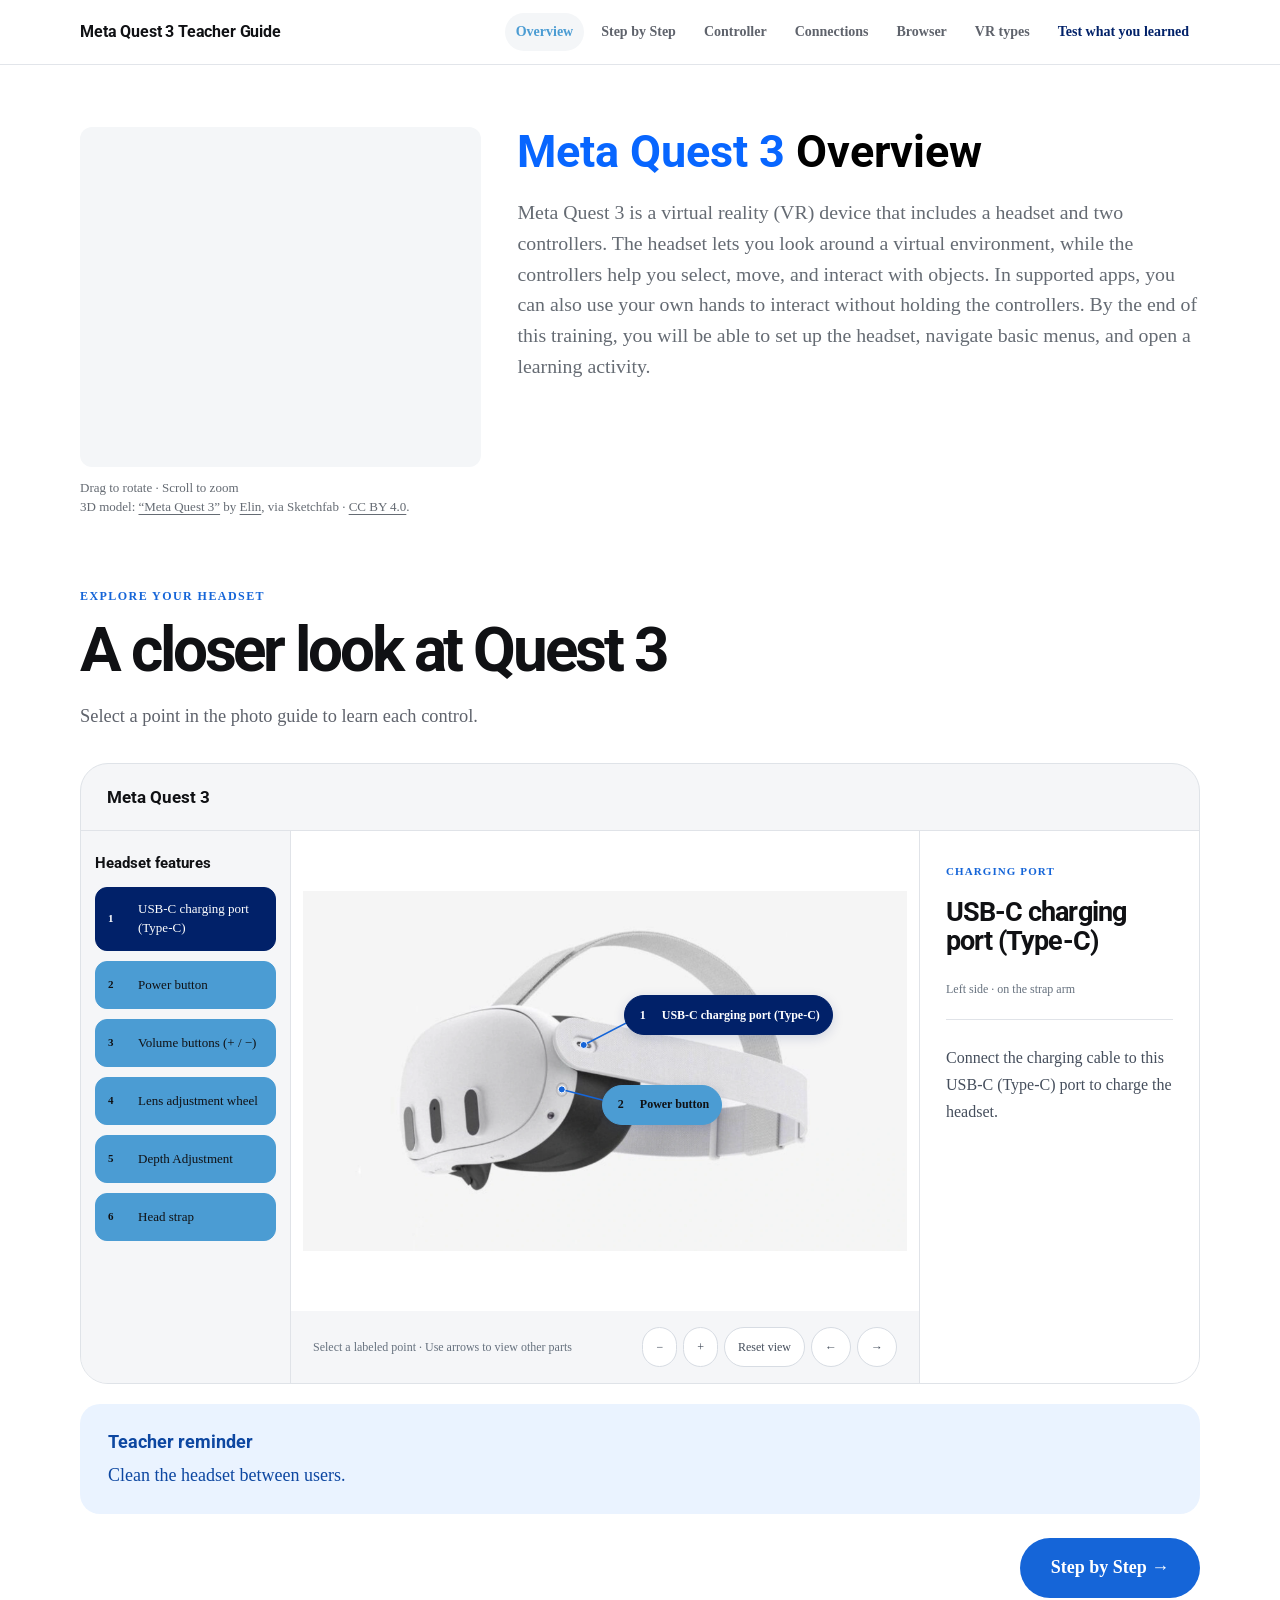
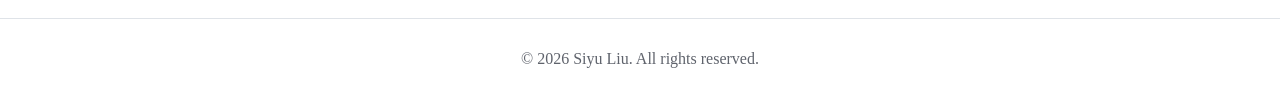
<file: index.html>
<!doctype html>
<html lang="en">
<head>
  <meta charset="utf-8">
  <meta name="viewport" content="width=device-width, initial-scale=1">
  <meta name="description" content="A simple guide for elementary teachers who are learning to use Meta Quest 3.">
  <title>Meta Quest 3 for Teachers | Overview</title>
  <link rel="stylesheet" href="style.css">
<style>
.quest-hero{position:relative;min-height:620px;height:100svh;max-height:1200px;overflow:hidden;background:radial-gradient(ellipse at 70% 45%,#fff 0%,#f5f5f7 68%)}.product{position:absolute;inset:0 0 9% 24%}.quest-stage{height:100%;width:100%;touch-action:pan-y;cursor:grab}.quest-stage:active{cursor:grabbing}.quest-stage canvas{display:block;width:100%;height:100%}.quest-hero-title{position:absolute;left:6.5%;bottom:7.5%;margin:0;pointer-events:none;max-width:88%;z-index:2}.meta-logo{display:block;width:110px;height:65px;margin-bottom:18px;color:#0866ff}.quest-hero-title h1{font-size:clamp(38px,5.1vw,86px);font-weight:600;line-height:1.06;letter-spacing:-.055em;margin:0}.product-controls{position:absolute;right:6%;bottom:5%;display:flex;align-items:center;flex-wrap:wrap;gap:10px;z-index:3}.product-controls button{font:inherit;font-size:13px;color:#42474d;border:1px solid #cdd1d7;background:#ffffffba;border-radius:999px;padding:11px 16px;cursor:pointer}.product-controls button:hover{background:#fff;border-color:#737b85}.product-controls button:focus-visible,input:focus-visible{outline:3px solid #0866ff;outline-offset:4px}.product-controls label{font-size:12px;display:flex;align-items:center;gap:6px}.product-controls input{width:80px;accent-color:#0866ff}.interaction-hint{position:absolute;right:6%;top:6%;font-size:12px;color:#656b73;letter-spacing:.01em}.intro{background:#fff;padding:62px 8% 72px}.intro-inner{max-width:1250px;margin:auto;display:grid;grid-template-columns:1fr 2.6fr;gap:50px}.intro h2{font-size:18px;line-height:1.4;font-weight:500;margin:9px 0 0}.intro p{margin:0;font-size:clamp(26px,3.4vw,51px);line-height:1.22;letter-spacing:-.035em;font-weight:500}.intro .closing{display:block;color:#7a7f87;margin-top:30px}.sr-only{position:absolute;width:1px;height:1px;padding:0;margin:-1px;overflow:hidden;clip:rect(0,0,0,0);white-space:nowrap;border:0}
@media(max-width:850px){.quest-hero{min-height:680px;max-height:950px}.product{inset:2% -8% 23% 0}.quest-hero-title{bottom:16%;left:7%}.meta-logo{width:80px;height:44px;margin-bottom:12px}.product-controls{right:auto;left:7%;bottom:5%;gap:7px}.interaction-hint{top:4%;right:7%}.intro{padding:46px 7% 55px}.intro-inner{grid-template-columns:1fr;gap:24px}.intro p br{display:none}.intro p{line-height:1.3}}
@media(prefers-reduced-motion:reduce){*{scroll-behavior:auto}}

.quest-hero{display:block;place-items:normal;padding:0;height:calc(100svh - 65px)}.quest-hero-title h1{max-width:none}.meta-logo{fill:currentColor}.intro h2{color:#656b73}.product-controls{line-height:1.2}.quest-stage{touch-action:none}.quest-stage canvas{outline:none}.model-fallback{position:absolute;inset:38% 10% auto;text-align:center;color:#5f636c;font-size:16px}.model-fallback[hidden]{display:none}


/* Keep controls clear of the large bottom-left headline. */
@media(min-width:851px){.product-controls{top:5%;bottom:auto}.interaction-hint{top:auto;bottom:5%}}
@media(max-width:850px){.product-controls{top:auto}.interaction-hint{font-size:11px}.quest-hero{min-height:740px}.quest-hero-title{bottom:19%}}
.intro h2{color:#000;font-weight:700;font-size:24px;line-height:1.3}
.intro .intro-copy p{color:#656b73;font-size:clamp(18px,1.55vw,22px);font-weight:400;line-height:1.65;letter-spacing:normal;text-align:justify;text-justify:inter-word}
.intro .intro-copy p+p{margin-top:24px}
.intro{padding-bottom:34px}
.intro h2{font-size:clamp(36px,5vw,62px);line-height:1.05;letter-spacing:-.05em;margin:0}
.hx{padding-top:36px}
@media(max-width:850px){.intro{padding-bottom:26px}.hx{padding-top:26px}}

/* Headset explorer is scoped to this section. */
.hx{padding-top:70px;background:#fff}.hx .section-heading{max-width:850px;margin-bottom:32px}.hx .section-heading h2{font-size:clamp(36px,5vw,62px);letter-spacing:-.05em}.hx .eyebrow{font-size:12px;color:#1565d8;margin-bottom:12px}.hx-shell{border:1px solid #dfe3e8;border-radius:28px;overflow:hidden;background:#f5f6f8}.hx-topbar{display:flex;align-items:center;justify-content:space-between;padding:20px 26px;border-bottom:1px solid #e0e3e8;gap:14px;flex-wrap:wrap}.hx-topbar strong{font-size:17px}.hx-views{display:flex;flex-wrap:wrap;gap:5px}.hx button{font:inherit;cursor:pointer}.hx-views button,.hx-tools button{font-size:12px;border:1px solid #d7dce3;background:#fff;color:#454e5c;border-radius:30px;padding:9px 13px;min-height:40px}.hx button[aria-pressed=true]{background:#1565d8;color:white;border-color:#1565d8}.hx button:focus-visible{outline:3px solid #1565d8;outline-offset:4px}.hx-layout{display:grid;grid-template-columns:minmax(0,1fr) 310px}.hx-model{position:relative;min-width:0}.hx-stage{height:480px;position:relative;touch-action:pan-y;cursor:grab;background:radial-gradient(ellipse at 50% 42%,#fff,#eef0f4)}.hx-stage canvas{width:100%;height:100%;display:block}.hx-stage:active{cursor:grabbing}.hx-overlay{position:absolute;inset:0;pointer-events:none;overflow:hidden}.hx-hotspot{position:absolute;width:44px;height:44px;border:0;background:transparent;border-radius:50%;transform:translate(-50%,-50%);pointer-events:auto;padding:5px;color:#1565d8;z-index:2}.hx-hotspot span{display:grid;place-items:center;width:34px;height:34px;background:#fff;border:2px solid #1565d8;border-radius:50%;font-size:12px;font-weight:750;box-shadow:0 2px 8px #1e47862a}.hx-hotspot[aria-pressed=true]{background:transparent!important}.hx-hotspot[aria-pressed=true] span{background:#1565d8;color:#fff;box-shadow:0 0 0 6px #1565d81f}.hx-lines{position:absolute;width:100%;height:100%;overflow:visible}.hx-lines line{stroke:#1565d8;stroke-width:1.5}.hx-tools{padding:16px 22px;display:flex;align-items:center;justify-content:space-between;gap:12px;flex-wrap:wrap}.hx-tools p{font-size:12px;color:#66717e;margin:0}.hx-tools div{display:flex;gap:6px}.hx-detail{background:#fff;padding:32px 26px;display:flex;flex-direction:column;border-left:1px solid #e0e3e8}.hx-tag{font-size:11px;letter-spacing:.1em;color:#1565d8;text-transform:uppercase;font-weight:750}.hx-detail h3{font-size:29px;margin:18px 0 12px}.hx-location{font-size:12px;color:#66717e;padding-bottom:20px;border-bottom:1px solid #e0e3e8}.hx-description{font-size:16px;line-height:1.7;color:#454e5c;margin:12px 0 28px}.hx-count{margin-top:auto;font-size:12px;color:#66717e}.hx-list{display:grid;grid-template-columns:repeat(3,minmax(0,1fr));gap:8px;margin-top:20px}.hx-list button{text-align:left;display:flex;align-items:center;gap:10px;padding:12px;border:1px solid #e0e3e8;border-radius:12px;background:white;font-size:13px;min-height:48px;color:#454e5c}.hx-list button span{font-size:11px;font-weight:700;color:#1565d8;min-width:20px}.hx-list button[aria-pressed=true] span{color:white}.hx-note{font-size:12px!important;color:#66717e;margin:16px 0 0}.hx-fallback{position:absolute;inset:18% 10%;font-size:16px;text-align:center;color:#454e5c;padding:36px 0}.hx [hidden]{display:none!important}.hx button:disabled{opacity:.45;cursor:default}
@media(max-width:800px){.hx-layout{grid-template-columns:1fr}.hx-detail{border-left:0;border-top:1px solid #e0e3e8;padding:24px;min-height:290px}.hx-stage{height:400px}.hx-list{grid-template-columns:repeat(2,minmax(0,1fr))}.hx-topbar{padding:18px}.hx-detail h3{font-size:26px}.hx-description{margin-bottom:10px}.hx-count{margin-top:12px}}
@media(max-width:420px){.hx-stage{height:340px}.hx-list button{font-size:12px;padding:10px;gap:5px}.hx-views button{padding:8px 10px}.hx-topbar{gap:10px}.hx-tools{padding:14px}.hx-shell{border-radius:20px}}


.hx-stage{overflow:hidden;height:480px;background:#fff;cursor:default;touch-action:pan-y}.hx-stage:active{cursor:default}.hx-photo{position:absolute;max-width:none;user-select:none;pointer-events:none}.hx-views{padding:15px 18px;border-bottom:1px solid #e3e7ec;background:#fafbfc}.hx-views button{padding:7px 10px;min-height:36px}.hx-mode{display:flex;gap:6px}.hx-mode button,.hx-return{border:1px solid #d7dce3;background:#fff;border-radius:24px;padding:10px 17px;font-size:13px;color:#454e5c}.hx-hotspot span{width:32px;height:32px;background:#fff}.hx-lines circle{fill:#1565d8;stroke:white;stroke-width:1}.hx-detail{min-width:0}.hx-detail h3{font-size:27px}.hx-sketchfab iframe{width:100%;height:500px;border:0;display:block;background:#f4f6f8}.hx-embed-status{padding:0 20px;font-size:13px;color:#66717e}.hx-return{margin:0 20px 20px}.hx-image-error{position:absolute;inset:30% 10%;text-align:center;background:white;padding:20px;color:#66717e}.hx-note a{text-underline-offset:3px}.hx[data-mode=model] .hx-views,.hx[data-mode=model] .hx-stage,.hx[data-mode=model] .hx-tools{display:none}.hx-stage:focus-visible{outline:3px solid #1565d8;outline-offset:-4px}
@media(max-width:800px){.hx-stage{height:410px}.hx-sketchfab iframe{height:440px}.hx-mode button{padding:9px 12px}.hx-topbar{gap:12px}.hx-detail{min-height:260px}}
@media(max-width:420px){.hx-stage{height:340px}.hx-sketchfab iframe{height:360px}.hx-list button{min-height:55px}.hx-views{padding:12px;gap:5px}.hx-views button{font-size:11px}.hx-detail h3{font-size:25px}}


/* Compact branding for the opening feature. */
.quest-hero-title .meta-logo{width:64px;height:40px;margin-bottom:10px}
.quest-hero-title h1{font-size:clamp(28px,3.5vw,56px)}
@media(max-width:850px){.quest-hero-title .meta-logo{width:48px;height:30px}.quest-hero-title h1{font-size:clamp(28px,6vw,40px)}}

.hx{padding-top:36px}@media(max-width:850px){.hx{padding-top:26px}}

/* Numbered part buttons: Carolina Blue by default, Duke Blue when selected. */
.hx .hx-list button{background:#4B9CD3;border-color:#4B9CD3;color:#101114;transition:background-color .18s ease,border-color .18s ease,box-shadow .18s ease,transform .18s ease}
.hx .hx-list button span{color:inherit}
.hx .hx-list button:hover{box-shadow:0 4px 12px #01216926;transform:translateY(-2px)}
.hx .hx-list button[aria-pressed=true]{background:#012169;border-color:#012169;color:#fff}
.hx .hx-list button:focus-visible{outline:3px solid #012169;outline-offset:3px}
@media(prefers-reduced-motion:reduce){.hx .hx-list button{transition:none}.hx .hx-list button:hover{transform:none}}

/* Align the introduction with the navigation and headset explorer. */
.intro{padding-left:18px;padding-right:18px}
.intro-inner{width:min(100%,var(--content));max-width:var(--content);grid-template-columns:max-content minmax(0,1fr);align-items:start}
.intro h2{font-size:clamp(28px,4.3vw,62px)}
.intro h2 span{display:block;white-space:nowrap}
.intro-product-name{color:#0866FF}
.intro-section-name{color:#000}
#headset-explorer{padding-left:18px;padding-right:18px}
@media(max-width:850px){.intro-inner{grid-template-columns:minmax(0,1fr)}.intro h2{font-size:clamp(28px,7.5vw,54px)}}

/* Names travel with the numbered image hotspots. */
.hx .hx-hotspot{width:max-content;max-width:calc(100% - 16px);height:auto;min-height:40px;display:flex;align-items:center;gap:8px;padding:7px 12px 7px 7px;transform:none;border:1px solid #4B9CD3;border-radius:22px;background:#4B9CD3;color:#101114;text-align:left;box-shadow:0 3px 12px #01216926;transition:background-color .18s ease}
.hx .hx-hotspot span{width:auto;height:auto;display:block;background:none;border:0;border-radius:0;box-shadow:none;color:inherit;font-size:12px}
.hx .hx-hotspot .hx-hotspot-number{min-width:22px;text-align:center;font-weight:750}
.hx .hx-hotspot .hx-hotspot-name{font-weight:600;line-height:1.35;max-width:210px}
.hx .hx-hotspot[aria-pressed=true]{background:#012169!important;border-color:#012169;color:#fff}
.hx .hx-hotspot[aria-pressed=true] span{background:none;box-shadow:none;color:inherit}
.hx .hx-hotspot:hover{box-shadow:0 4px 16px #01216955}
@media(max-width:420px){.hx .hx-hotspot .hx-hotspot-name{max-width:150px;font-size:11px}}
@media(prefers-reduced-motion:reduce){.hx .hx-hotspot{transition:none}}
/* Keep feature navigation beside the photograph without covering it. */
.hx-layout{grid-template-columns:210px minmax(0,1fr) 280px}
.hx-sidebar{padding:24px 14px;background:#f5f6f8;border-right:1px solid #e0e3e8;min-width:0}
.hx-sidebar h3{font-size:15px;letter-spacing:normal;margin:0 0 16px}
.hx-sidebar .hx-list{grid-template-columns:1fr;margin:0;gap:10px}
.hx-sidebar .hx-list button{width:100%;line-height:1.45}
@media(min-width:651px) and (max-width:1100px){
 .hx-layout{grid-template-columns:190px minmax(0,1fr)}
 .hx-sidebar{grid-row:1 / 3}
 .hx-detail{grid-column:2;border-left:0;border-top:1px solid #e0e3e8;min-height:0}
}
@media(max-width:650px){
 .hx-layout{grid-template-columns:minmax(0,1fr)}
 .hx-sidebar{border-right:0;border-bottom:1px solid #e0e3e8;padding:18px}
 .hx-sidebar .hx-list{grid-template-columns:repeat(2,minmax(0,1fr))}
 .hx-detail{border-left:0;border-top:1px solid #e0e3e8}
}
.hx .teacher-reminder{margin-top:20px}
/* Overview: model on the left, heading and introduction on the right. */
.intro-inner{grid-template-columns:minmax(0,1fr) minmax(0,1.7fr);gap:36px;align-items:start}
.intro-model{margin:0;min-width:0}
.intro-model iframe{display:block;width:100%;height:340px;border:0;border-radius:12px;background:#f4f6f8}
.intro-model figcaption{margin-top:12px;font-size:13px;line-height:1.45;color:#656b73;letter-spacing:normal}
.intro-model figcaption a{text-underline-offset:3px}
.intro .intro-copy h2{font-size:clamp(32px,3.5vw,48px);line-height:1.12;letter-spacing:normal;margin:0 0 20px}
.intro .intro-copy h2 span{display:inline;white-space:normal}
.intro-section-name::before{content:" "}
.intro .intro-copy p{text-align:left;line-height:1.55}
@media(max-width:750px){.intro-inner{grid-template-columns:minmax(0,1fr);gap:28px}.intro-model iframe{height:320px}.intro .intro-copy h2{font-size:36px}}
</style>
</head>
<body>
  <a class="skip-link" href="#main">Skip to main content</a>
  <header class="site-header">
    <div class="nav-wrap">
      <a class="brand" href="index.html">Meta Quest 3 Teacher Guide</a>
      <nav class="site-nav" aria-label="Course pages">
        <a href="index.html" aria-current="page"> Overview</a>
        <a href="step-by-step.html"> Step by Step</a>
        <a href="controller.html"> Controller</a>
        <a href="internet.html"> Connections</a>
        <a href="browser.html"> Browser</a>
        <a href="vr-types.html"> VR types</a>
        <a href="quiz.html"> Test what you learned</a>
      </nav>
    </div>
  </header>

  <main id="main">

<section class="intro" aria-labelledby="intro-heading"><div class="intro-inner">
<figure class="intro-model">
<iframe src="https://sketchfab.com/models/65a813833dc04eeeb7d33bdca58c184c/embed?autostart=1&amp;dnt=1" title="Meta Quest 3 by Elin — interactive 3D model" allow="autoplay; fullscreen; xr-spatial-tracking" allowfullscreen></iframe>
<figcaption>Drag to rotate · Scroll to zoom<br>3D model: <a href="https://sketchfab.com/3d-models/meta-quest-3-65a813833dc04eeeb7d33bdca58c184c" target="_blank" rel="noopener noreferrer">“Meta Quest 3”</a> by <a href="https://sketchfab.com/ElinHohler" target="_blank" rel="noopener noreferrer">Elin</a>, via Sketchfab · <a href="https://creativecommons.org/licenses/by/4.0/" target="_blank" rel="noopener noreferrer">CC BY 4.0</a>.</figcaption>
</figure>
<div class="intro-copy">
<h2 id="intro-heading"><span class="intro-product-name">Meta Quest 3</span><span class="intro-section-name">Overview</span></h2>
<p>Meta Quest 3 is a virtual reality (VR) device that includes a headset and two controllers. The headset lets you look around a virtual environment, while the controllers help you select, move, and interact with objects. In supported apps, you can also use your own hands to interact without holding the controllers. By the end of this training, you will be able to set up the headset, navigate basic menus, and open a learning activity.</p>
</div>
</div></section>


<section class="section hx" id="headset-explorer" aria-labelledby="hx-heading"><div class="container">
<div class="section-heading"><p class="eyebrow">Explore your headset</p><h2 id="hx-heading">A closer look at Quest 3</h2><p>Select a point in the photo guide to learn each control.</p></div>
<div class="hx-shell"><div class="hx-topbar"><strong>Meta Quest 3</strong></div>
<div class="hx-layout"><nav class="hx-sidebar" aria-label="Headset features"><h3>Headset features</h3><div class="hx-list"></div></nav><div class="hx-model"><div class="hx-stage" tabindex="0" role="group" aria-label="Interactive product photographs. Left and right arrow keys switch views." aria-describedby="hx-hint"><img class="hx-photo" src="assets/quest3/power-usbc-v2.webp" alt="Meta Quest 3, left side" draggable="false"><div class="hx-overlay"><svg class="hx-lines" aria-hidden="true"></svg></div><p class="hx-image-error" hidden role="status">This image could not load. The English descriptions are still available below.</p></div><div class="hx-tools"><p id="hx-hint">Select a labeled point · Use arrows to view other parts</p><div><button type="button" data-hx-zoom="-1" aria-label="Zoom out">−</button><button type="button" data-hx-zoom="1" aria-label="Zoom in">+</button><button type="button" id="hx-reset">Reset view</button><button type="button" data-hx-step="-1" aria-label="Previous product image">←</button><button type="button" data-hx-step="1" aria-label="Next product image">→</button></div></div>
</div><aside id="hx-detail" class="hx-detail" aria-live="polite" aria-atomic="true"><span class="hx-tag">Charging port</span><h3>USB-C charging port (Type-C)</h3><p class="hx-location">Left side · on the strap arm</p><p class="hx-description">Connect the charging cable to this USB-C (Type-C) port to charge the headset.</p></aside></div></div><div class="callout teacher-reminder">
          <strong>Teacher reminder</strong>
          Clean the headset between users.
        </div><div style="display:flex;justify-content:flex-end;margin-top:24px"><a class="page-link" href="step-by-step.html">Step by Step →</a></div><noscript><p>Enable JavaScript to select views and hotspots.</p><dl><dt>USB-C charging port (Type-C)</dt><dd>Connect the charging cable to this USB-C (Type-C) port to charge the headset.</dd><dt>Power button</dt><dd>Press once to wake the headset or put it to sleep. Press and hold to turn it on when it is off, or to open the power menu when it is on.</dd><dt>Volume buttons (+ / −)</dt><dd>Press the + end to increase the volume. Press the − end to decrease it. Both controls are on the same long rocker on the underside of the headset.</dd><dt>Lens adjustment wheel</dt><dd>Turn the wheel to move the lenses closer together or farther apart. Match their spacing to your eyes for a clearer, more comfortable view.</dd><dt>Depth Adjustment</dt><dd>Take off the headset. Press and hold the Depth Adjustment on the left and right sides at the same time to adjust the facial interface so the headset sits evenly, with room for your glasses if needed.</dd><dt>Head strap</dt><dd>Adjust the top strap and the two rear sliders for a secure, comfortable fit. The headset should stay in place without feeling too tight.</dd></dl></noscript></div></section>
    
  </main>

<footer class="site-footer">&copy; 2026 Siyu Liu. All rights reserved.</footer>


<script>

(()=>{
const hx=document.getElementById('headset-explorer'),parts=[{"id":"usb","name":"USB-C charging port (Type-C)","kind":"Charging port","location":"Left side · on the strap arm","text":"Connect the charging cable to this USB-C (Type-C) port to charge the headset.","view":"left","point":[884,484],"offset":[40,-30],"number":1},{"id":"power","name":"Power button","kind":"Button","location":"Left side · round button below the USB-C port","text":"Press once to wake the headset or put it to sleep. Press and hold to turn it on when it is off, or to open the power menu when it is on.","view":"left","point":[815,624],"offset":[40,15],"number":2},{"id":"volume","name":"Volume buttons (+ / −)","kind":"Two-ended rocker","location":"Underside · volume rocker","text":"Press the + end to increase the volume. Press the − end to decrease it. Both controls are on the same long rocker on the underside of the headset.","view":"bottom","point":[951,716],"offset":[-24,-36],"number":3},{"id":"ipd","name":"Lens adjustment wheel","kind":"Adjustment","location":"Underside · opposite the volume rocker","text":"Turn the wheel to move the lenses closer together or farther apart. Match their spacing to your eyes for a clearer, more comfortable view.","view":"bottom","point":[1408,757],"offset":[25,-28],"number":4},{"id":"eye-relief","name":"Depth Adjustment","kind":"Adjustment button","location":"Inside · both sides of the facial interface","text":"Take off the headset. Press and hold the Depth Adjustment on the left and right sides at the same time to adjust the facial interface so the headset sits evenly, with room for your glasses if needed.","view":"inside","point":[425,623],"offset":[-36,0],"number":5,"hotspots":[{"view":"inside","point":[425,623],"offset":[-36,0]},{"view":"inside","point":[1680,595],"offset":[36,0]}]},{"id":"strap","name":"Head strap","kind":"Fit adjustment","location":"Top and back of the headset","text":"Adjust the top strap and the two rear sliders for a secure, comfortable fit. The headset should stay in place without feeling too tight.","view":"strap","point":[431,299],"offset":[42,0],"number":6}],views={"left":{"label":"Power & USB-C","file":"power-usbc-v2.webp","w":1902,"h":1132,"alt":"Left side of Meta Quest 3 showing the USB-C charging port and the round power button below it."},"bottom":{"label":"Lower edge","file":"front.webp","w":1808,"h":976,"alt":"Lower front edge showing the volume rocker and lens spacing wheel."},"inside":{"label":"Depth Adjustment","file":"eye-relief.webp","w":2020,"h":779,"alt":"Interior view of Meta Quest 3 showing the Depth Adjustment on both the left and right sides."},"strap":{"label":"Head strap","file":"strap.webp","w":874,"h":822,"alt":"Top view of the soft top strap and rear adjustment sliders."}};
const stage=hx.querySelector('.hx-stage'),img=hx.querySelector('.hx-photo'),overlay=hx.querySelector('.hx-overlay'),lines=hx.querySelector('.hx-lines'),detail=hx.querySelector('.hx-detail');
let selected='usb',view='left',zoom=1;
const featureList=hx.querySelector('.hx-list');
parts.forEach(p=>{
 const b=document.createElement('button');b.type='button';b.dataset.hxPart=p.id;
 b.setAttribute('aria-controls','hx-detail');b.innerHTML='<span>'+p.number+'</span>'+p.name;
 b.addEventListener('click',()=>select(p.id));featureList.append(b);
});
const markerParts=parts.flatMap(p=>(p.hotspots||[{view:p.view,point:p.point,offset:p.offset}]).map(h=>({...p,...h})));
const markers=markerParts.map(p=>{
 const b=document.createElement('button');b.type='button';b.className='hx-hotspot';b.dataset.hxPart=p.id;b.setAttribute('aria-label',p.name);b.setAttribute('aria-controls','hx-detail');b.innerHTML='<span class="hx-hotspot-number">'+p.number+'</span><span class="hx-hotspot-name">'+p.name+'</span>';b.addEventListener('click',()=>select(p.id,false));overlay.append(b);
 const line=document.createElementNS('http://www.w3.org/2000/svg','line'),dot=document.createElementNS('http://www.w3.org/2000/svg','circle');dot.setAttribute('r','3.5');lines.append(line,dot);return{p,b,line,dot};
});
function draw(){
 const v=views[view],w=stage.clientWidth,h=stage.clientHeight;if(!w||!h)return;
 let scale=Math.min((w-24)/v.w,(h-24)/v.h)*zoom;
 let x=(w-v.w*scale)/2,y=(h-v.h*scale)/2;
 // The lower-edge view is a close-up of the same unedited front photograph.
 if(view==='bottom'){scale=Math.min((w-45)/900,(h-70)/450)*zoom;x=w/2-1165*scale;y=h/2-715*scale;}
 if(zoom>1&&view!=='bottom'){
  const p=markerParts.find(p=>p.id===selected&&p.view===view);if(p){x=Math.min(12,Math.max(w-v.w*scale-12,w/2-p.point[0]*scale));y=Math.min(12,Math.max(h-v.h*scale-12,h/2-p.point[1]*scale));}
 }
 img.style.width=v.w*scale+'px';img.style.height=v.h*scale+'px';img.style.left=x+'px';img.style.top=y+'px';
 const placed=[];
 for(const {p,b,line,dot} of markers){
  const px=x+p.point[0]*scale,py=y+p.point[1]*scale;
  const visible=p.view===view&&px>=0&&py>=0&&px<=w&&py<=h;
  b.hidden=!visible;line.style.display=dot.style.display=visible?'':'none';
  if(!visible)continue;
  const bw=b.offsetWidth,bh=b.offsetHeight;
  const bx=Math.max(8,Math.min(w-bw-8,px+p.offset[0]));
  let by=Math.max(8,Math.min(h-bh-8,py+p.offset[1]-bh/2));
  for(const r of placed){if(bx<r.x+r.w+6&&bx+bw+6>r.x&&by<r.y+r.h+6&&by+bh+6>r.y){by=r.y+r.h+8;if(by+bh>h-8)by=Math.max(8,r.y-bh-8);}}
  placed.push({x:bx,y:by,w:bw,h:bh});
  b.style.left=bx+'px';b.style.top=by+'px';line.setAttribute('x1',px);line.setAttribute('y1',py);line.setAttribute('x2',bx+18);line.setAttribute('y2',by+bh/2);dot.setAttribute('cx',px);dot.setAttribute('cy',py);
 }
}
function setView(key){
 view=key;zoom=1;img.alt=views[view].alt;
 hx.querySelector('.hx-image-error').hidden=true;img.src='assets/quest3/'+views[view].file;
 draw();
}
function select(id,changeView=true){
 const p=parts.find(p=>p.id===id);if(!p)return;selected=id;
 detail.querySelector('.hx-tag').textContent=p.kind;const heading=detail.querySelector('h3');heading.textContent=p.id==='volume'?'Volume buttons':p.name;if(p.id==='volume'){const symbols=document.createElement('span');symbols.textContent='(+ / −)';symbols.style.display='block';symbols.style.whiteSpace='nowrap';heading.append(symbols);}detail.querySelector('.hx-location').textContent=p.location;detail.querySelector('.hx-description').textContent=p.text;
 hx.querySelectorAll('[data-hx-part]').forEach(b=>b.setAttribute('aria-pressed',String(b.dataset.hxPart===id)));
 if(changeView)setView(p.view);else draw();
}
hx.querySelectorAll('[data-hx-zoom]').forEach(b=>b.addEventListener('click',()=>{zoom=Math.max(1,Math.min(2,zoom+Number(b.dataset.hxZoom)*.25));draw();}));
hx.querySelector('#hx-reset').addEventListener('click',()=>select('usb'));
function stepView(step){const keys=Object.keys(views),v=keys[(keys.indexOf(view)+step+keys.length)%keys.length];const first=markerParts.find(p=>p.view===v);if(first)select(first.id,false);setView(v);}
hx.querySelectorAll('[data-hx-step]').forEach(b=>b.addEventListener('click',()=>stepView(Number(b.dataset.hxStep))));
stage.addEventListener('keydown',e=>{if(e.target!==stage||!['ArrowLeft','ArrowRight'].includes(e.key))return;e.preventDefault();const keys=Object.keys(views),step=e.key==='ArrowRight'?1:-1;const v=keys[(keys.indexOf(view)+step+keys.length)%keys.length];const first=markerParts.find(p=>p.view===v);if(first)select(first.id,false);setView(v);});
img.addEventListener('load',()=>{hx.querySelector('.hx-image-error').hidden=true;overlay.hidden=false;draw();});img.addEventListener('error',()=>{hx.querySelector('.hx-image-error').hidden=false;overlay.hidden=true;});
new ResizeObserver(draw).observe(stage);select('usb');
})();

</script>
</body>
</html>
</file>
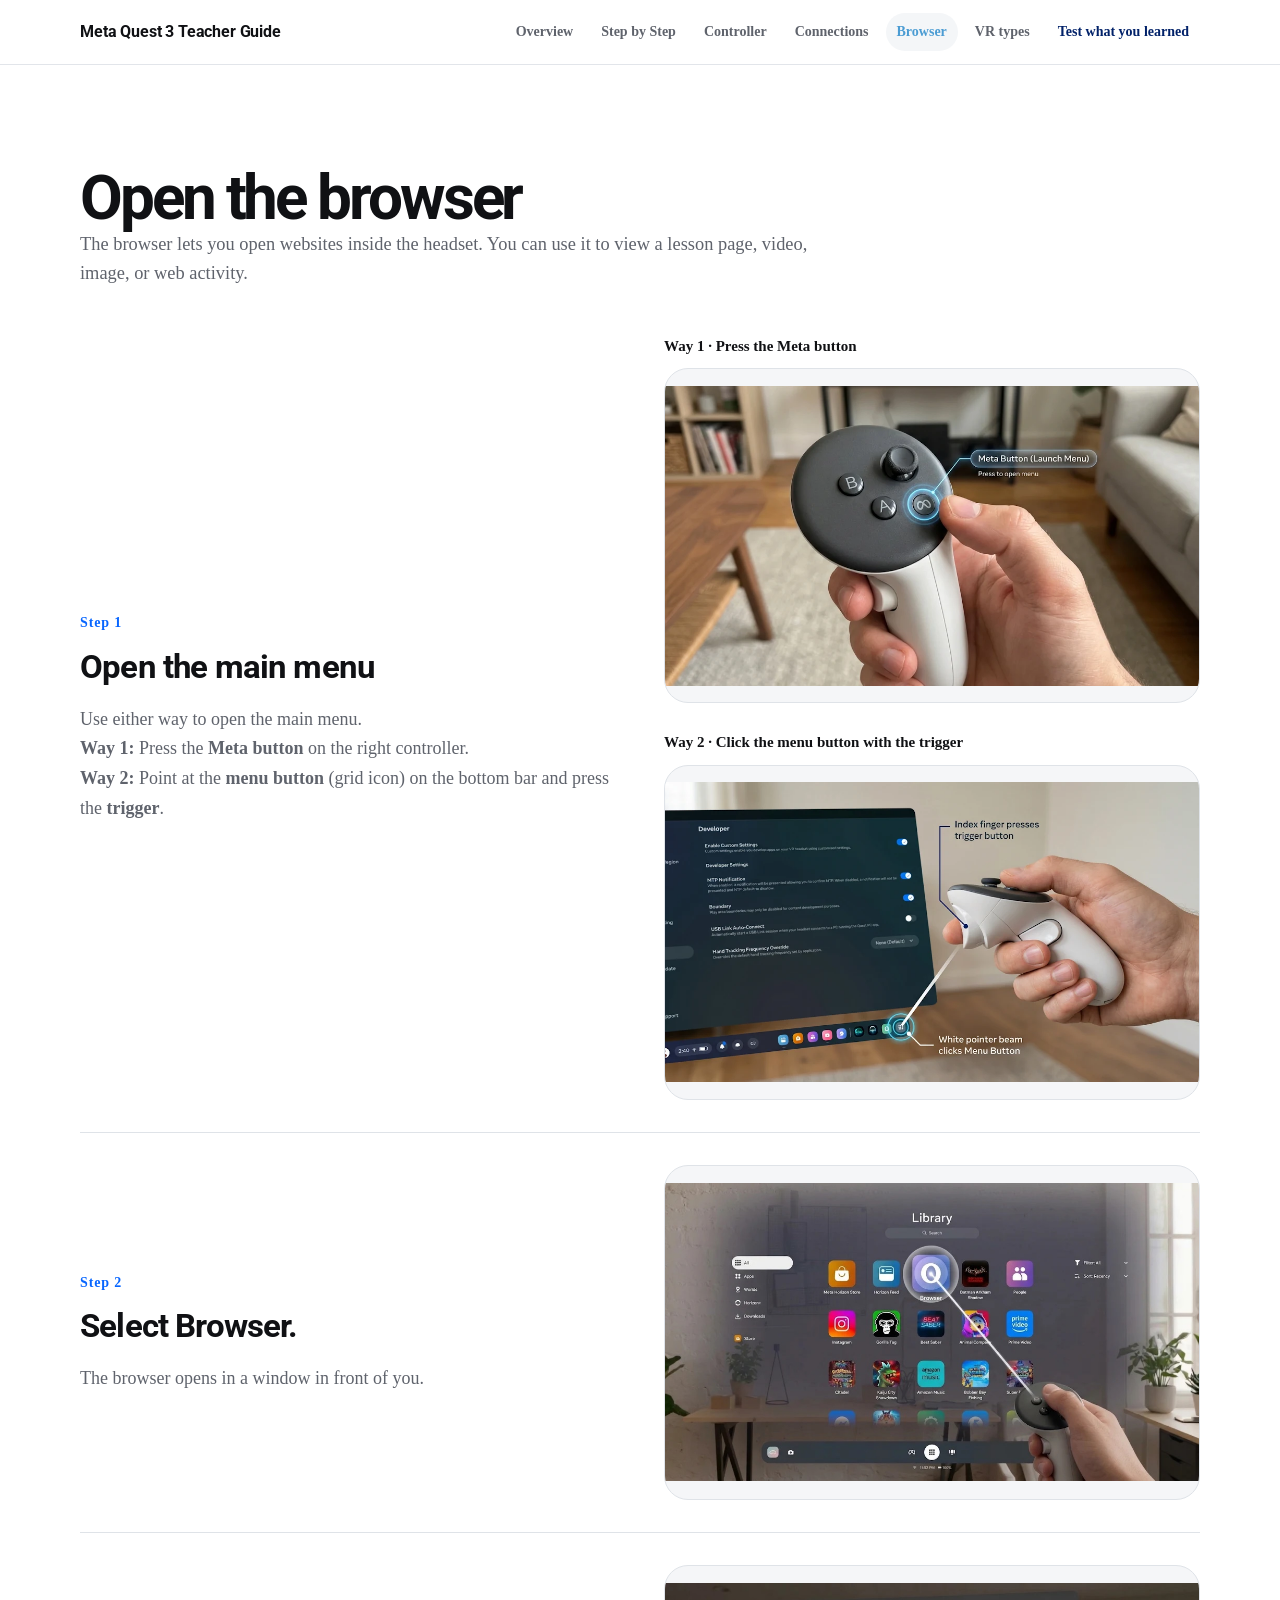
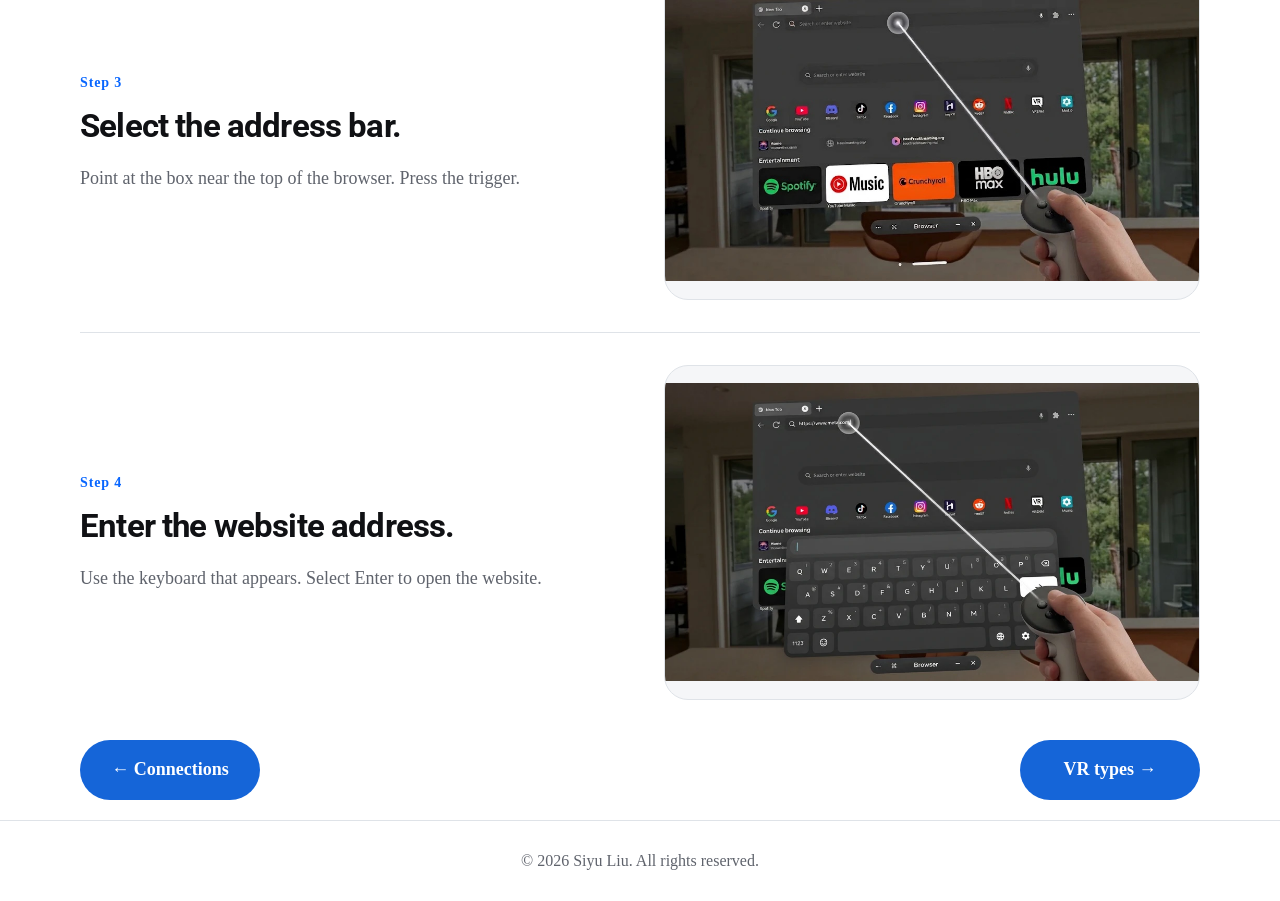
<file: browser.html>
<!doctype html>
<html lang="en">
<head>
  <meta charset="utf-8">
  <meta name="viewport" content="width=device-width, initial-scale=1">
  <meta name="description" content="Steps for opening and using the browser on Meta Quest 3.">
  <title>Meta Quest 3 for Teachers | Browser</title>
  <link rel="stylesheet" href="style.css">
<style>
.walkthrough .section-heading h1{font-size:clamp(36px,5vw,62px);line-height:1.05;letter-spacing:-.05em;margin:0}
.walkthrough-rows{display:grid;gap:32px}
.walkthrough-row{display:grid;grid-template-columns:minmax(0,1fr) minmax(0,1fr);gap:48px;align-items:center;padding:0 0 32px;border-bottom:1px solid var(--line)}
.walkthrough-row:last-child{border-bottom:0;padding-bottom:0}
.walkthrough-picture{min-height:270px;aspect-ratio:4/3;background:var(--soft);border:1px solid var(--line);border-radius:24px}
.walkthrough-copy{min-width:0;padding:20px 0}
.walkthrough-copy .walkthrough-number{color:#0866ff;font-weight:700;font-size:14px;letter-spacing:.06em;margin:0 0 12px}
.walkthrough-copy h2{font-size:clamp(25px,2.6vw,36px);line-height:1.2;letter-spacing:-.025em;margin:0 0 18px}
.walkthrough-copy p{color:var(--muted);line-height:1.65;margin:0}
@media(max-width:700px){.walkthrough-row{grid-template-columns:minmax(0,1fr);gap:18px}.walkthrough-picture{min-height:180px;aspect-ratio:16/9}.walkthrough-copy{padding:0 0 12px}}
.walkthrough .walkthrough-picture{min-height:0;aspect-ratio:auto;overflow:hidden;background:#fff}
.walkthrough-picture img{display:block;width:100%;height:auto}
.walkthrough-internet-link{display:inline-block;margin-top:24px;min-width:0}

.wifi-shot{margin:0}.wifi-shot figcaption{font-size:13px;color:var(--muted);margin-top:10px}.wifi-shot a{display:block}.wifi-shot a:focus-visible{outline:3px solid #0866ff;outline-offset:4px}.wifi-source{margin-top:32px;font-size:14px;color:var(--muted)}
.wifi-shot .walkthrough-picture{display:flex;align-items:center;justify-content:center;aspect-ratio:16/10;background:#f5f6f8;border-radius:24px}
.wifi-shot .walkthrough-picture img{width:100%;height:100%;object-fit:contain}

.walkthrough-rows .walkthrough-row:last-child{border-bottom:1px solid var(--line);padding-bottom:32px}
.browser-address-step:has(+ .browser-page-links){border-bottom:0;padding-bottom:0}
.browser-ways{display:grid;gap:28px;min-width:0}.browser-way-label{margin:0 0 10px;font-weight:700;font-size:15px}
.browser-remaining{margin-top:32px;counter-reset:step 2}
.browser-address-step{margin-top:32px}
.browser-final{margin-top:32px;counter-reset:step 3}
.browser-page-links{display:flex;justify-content:space-between;gap:18px;margin-top:40px;flex-wrap:wrap}
@media(max-width:620px){.browser-page-links{flex-direction:column}}
</style>
</head>
<body>
  <a class="skip-link" href="#main">Skip to main content</a>
  <header class="site-header">
    <div class="nav-wrap">
      <a class="brand" href="index.html">Meta Quest 3 Teacher Guide</a>
      <nav class="site-nav" aria-label="Course pages">
        <a href="index.html"> Overview</a>
        <a href="step-by-step.html"> Step by Step</a>
        <a href="controller.html"> Controller</a>
        <a href="internet.html"> Connections</a>
        <a href="browser.html" aria-current="page"> Browser</a>
        <a href="vr-types.html"> VR types</a>
        <a href="quiz.html"> Test what you learned</a>
      </nav>
    </div>
  </header>

  <main id="main">
    <section class="section walkthrough">
      <div class="container">
        <div class="section-heading"><h1>Open the browser</h1><p>The browser lets you open websites inside the headset. You can use it to view a lesson page, video, image, or web activity.</p></div>
        <div class="walkthrough-rows">
          <article class="walkthrough-row" aria-labelledby="browser-step-1">
            <div class="walkthrough-copy"><p class="walkthrough-number">Step 1</p><h2 id="browser-step-1">Open the main menu</h2><p>Use either way to open the main menu.</p><p><strong>Way 1:</strong> Press the <strong>Meta button</strong> on the right controller.</p><p><strong>Way 2:</strong> Point at the <strong>menu button</strong> (grid icon) on the bottom bar and press the <strong>trigger</strong>.</p></div>
            <div class="browser-ways"><div><p class="browser-way-label">Way 1 · Press the Meta button</p><figure class="wifi-shot"><a class="walkthrough-picture" href="assets/browser/open%20menu%20-%201.png" target="_blank" rel="noopener" aria-label="View Step 1 Way 1 screenshot at full size (opens in a new tab)"><img src="assets/browser/open%20menu%20-%201.png" alt="Thumb pressing the Meta button on the right controller to open the menu." loading="eager"></a></figure></div><div><p class="browser-way-label">Way 2 · Click the menu button with the trigger</p><figure class="wifi-shot"><a class="walkthrough-picture" href="assets/browser/open%20menu%20-%202.png" target="_blank" rel="noopener" aria-label="View Step 1 Way 2 screenshot at full size (opens in a new tab)"><img src="assets/browser/open%20menu%20-%202.png" alt="Index finger presses the trigger while the white pointer beam selects the menu button on the bottom bar." loading="eager"></a></figure></div></div>
          </article>
          <article class="walkthrough-row" aria-labelledby="browser-step-2">
            <div class="walkthrough-copy"><p class="walkthrough-number">Step 2</p><h2 id="browser-step-2">Select Browser.</h2><p>The browser opens in a window in front of you.</p></div>
            <figure class="wifi-shot"><a class="walkthrough-picture" href="assets/browser/step-2-library-nov13.svg" target="_blank" rel="noopener" aria-label="View Step 2 screenshot at full size (opens in a new tab)"><img src="assets/browser/step-2-library-nov13.svg" alt="Meta Quest Library showing the app list, including Browser in the top row." width="1024" height="572" loading="lazy"></a></figure>
          </article>
        </div>
        <article class="walkthrough-row browser-address-step" aria-labelledby="browser-step-4">
          <div class="walkthrough-copy"><p class="walkthrough-number">Step 3</p><h2 id="browser-step-4">Select the address bar.</h2><p>Point at the box near the top of the browser. Press the trigger.</p></div>
          <figure class="wifi-shot"><a class="walkthrough-picture" href="assets/browser/step-4-address-bar.svg" target="_blank" rel="noopener" aria-label="View Step 3 screenshot at full size (opens in a new tab)"><img src="assets/browser/step-4-address-bar.svg" alt="Controller pointer selecting the address bar at the top of the Browser window." width="1024" height="572" loading="lazy"></a></figure>
        </article>
        <article class="walkthrough-row browser-address-step" aria-labelledby="browser-step-5">
          <div class="walkthrough-copy"><p class="walkthrough-number">Step 4</p><h2 id="browser-step-5">Enter the website address.</h2><p>Use the keyboard that appears. Select Enter to open the website.</p></div>
          <figure class="wifi-shot"><a class="walkthrough-picture" href="assets/browser/enter%20address.png" target="_blank" rel="noopener" aria-label="View Step 4 screenshot at full size (opens in a new tab)"><img src="assets/browser/enter%20address.png" alt="Browser window with the on-screen keyboard open below the address bar. The controller pointer selects the Enter key." width="1024" height="572" loading="lazy"></a></figure>
        </article>
        <nav class="browser-page-links" aria-label="Related course pages"><a class="page-link" href="internet.html">← Connections</a><a class="page-link" href="vr-types.html">VR types →</a></nav>
      </div>
    </section>


  </main>

  <footer class="site-footer">&copy; 2026 Siyu Liu. All rights reserved.</footer>
</body>
</html>
</file>
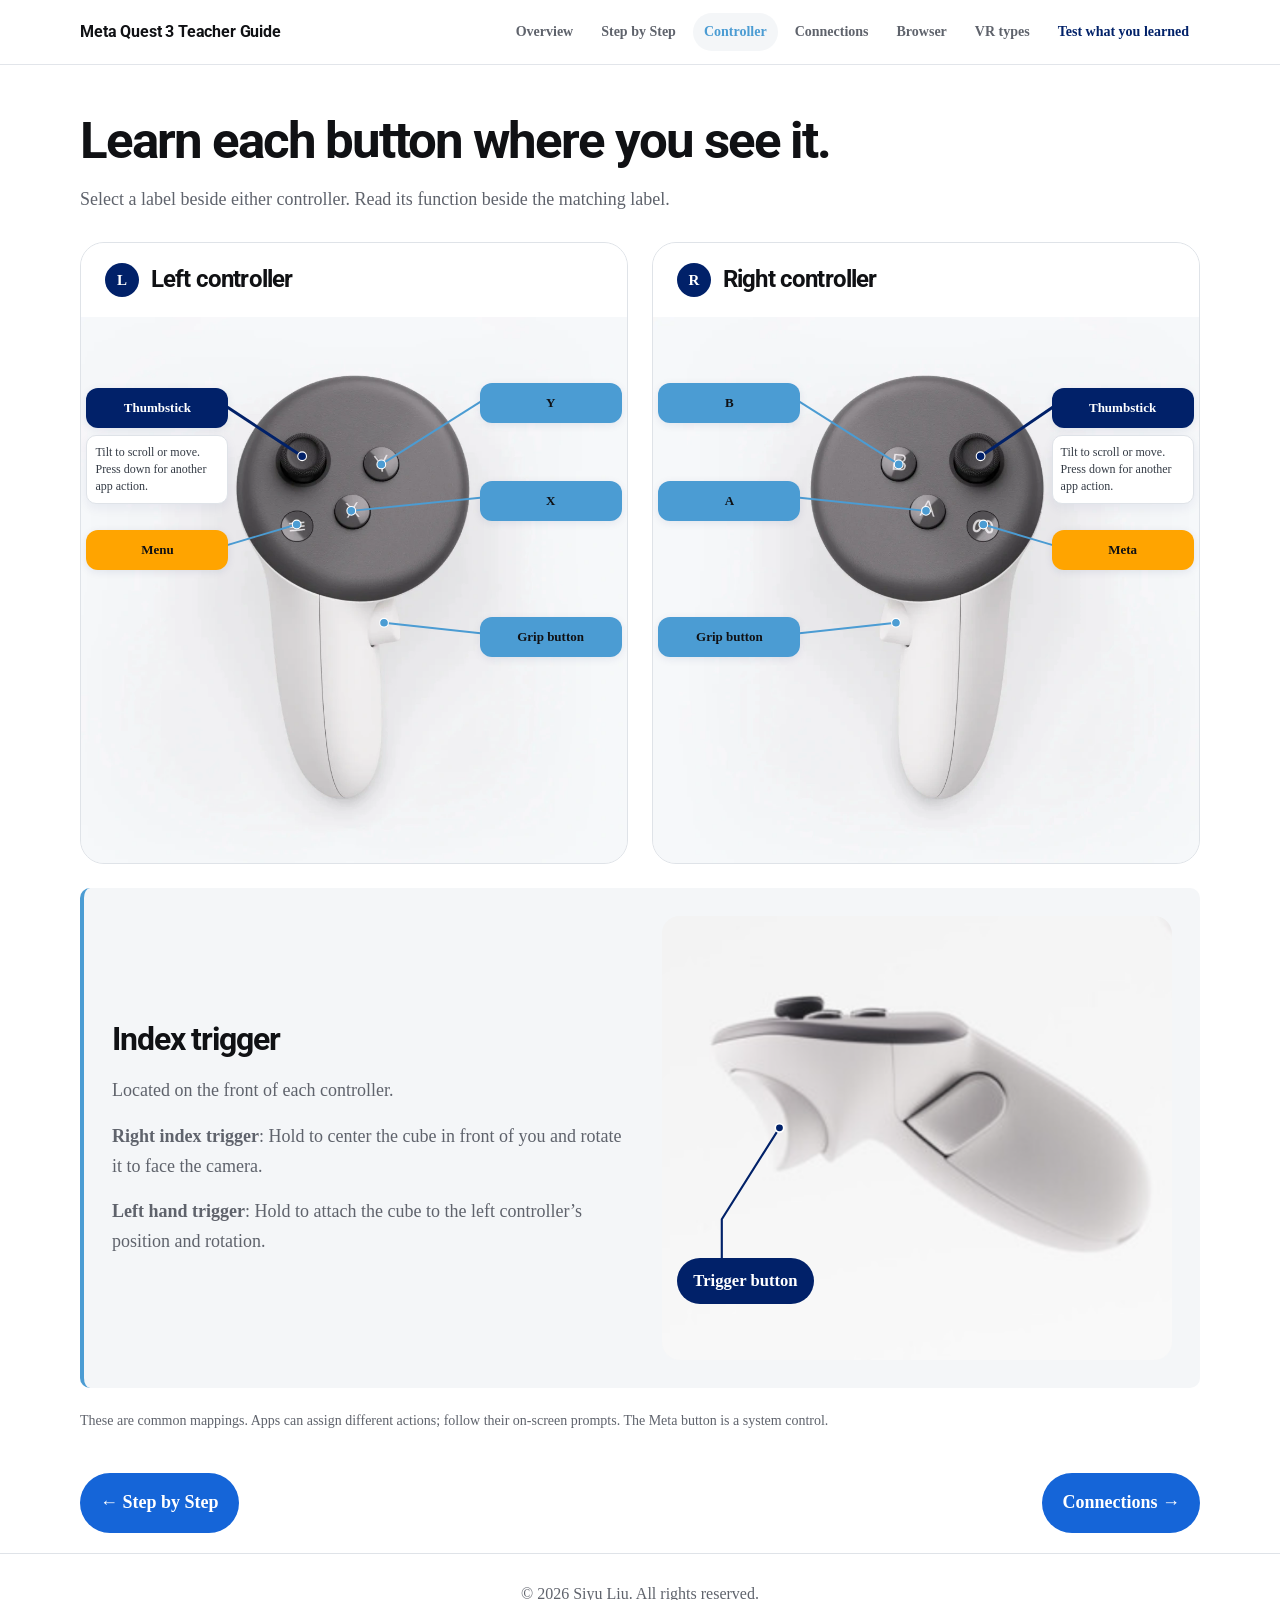
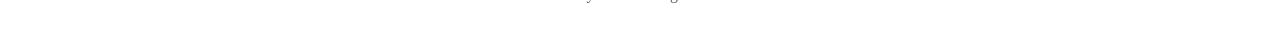
<file: controller.html>
<!doctype html>
<html lang="en">
<head>
  <meta charset="utf-8">
  <meta name="viewport" content="width=device-width, initial-scale=1">
  <meta name="description" content="A simple guide to the Meta Quest 3 controllers.">
  <title>Meta Quest 3 for Teachers | Controller</title>
  <link rel="stylesheet" href="style.css">
<style>
.controllers-page{padding:48px 18px 64px}.controllers-intro{max-width:850px;margin-bottom:28px}.controllers-intro h1{font-size:clamp(32px,4vw,52px);line-height:1.08;letter-spacing:-.04em;margin:0 0 16px}.controllers-intro p{color:var(--muted)}.control-boards{display:grid;grid-template-columns:1fr 1fr;gap:24px}.control-board{min-width:0;border:1px solid var(--line);border-radius:24px;overflow:hidden;background:#f7f8fa}.control-board header{padding:20px 24px;display:flex;gap:12px;align-items:center;background:white}.control-board h2{font-size:24px;margin:0}.hand-tag{background:#012169;color:#fff;border-radius:50%;width:34px;height:34px;display:grid;place-items:center;font-size:15px;font-weight:700}.control-photo{position:relative;isolation:isolate}.control-photo>img{width:100%;height:auto;display:block}.control-lines{position:absolute;inset:0;width:100%;height:100%;pointer-events:none}.control-lines path{stroke:#4B9CD3;stroke-width:.35;fill:none}.control-lines circle{fill:#4B9CD3;stroke:white;stroke-width:.2}.control-lines g.active path{stroke:#012169;stroke-width:.55}.control-lines g.active circle{fill:#012169}.control-callout{position:absolute;width:26%;z-index:2}.control-callout.left{left:1%}.control-callout.right{right:1%}.control-callout button{width:100%;min-height:40px;padding:8px 5px;border:0;border-radius:12px;background:#4B9CD3;color:#101114;font:inherit;font-size:13px;font-weight:700;cursor:pointer;box-shadow:0 2px 8px #01216916}.control-callout button[aria-expanded=true]{background:#012169;color:white}.control-callout button:hover{box-shadow:0 0 0 3px #4B9CD350}.control-callout button:focus-visible{outline:3px solid #012169;outline-offset:3px}.control-callout p{margin:5px 0 0;padding:9px;background:white;border:1px solid #dfe3e8;border-radius:10px;font-size:12px;line-height:1.45;color:#343b45;box-shadow:0 4px 12px #01216910}.control-callout [hidden]{display:none}.trigger-note{margin:0 16px 18px;padding:16px;background:#fff;border-left:4px solid #4B9CD3;border-radius:10px}.trigger-note h3{font-size:16px;margin:0 0 7px}.trigger-note p{font-size:15px;line-height:1.5;margin:0;color:var(--muted)}.mapping-note,.controller-source{font-size:14px;color:var(--muted);line-height:1.6;margin:22px 0}.controller-basics{display:grid;grid-template-columns:repeat(3,1fr);gap:24px;border-top:1px solid var(--line);padding-top:24px}.controller-basics h2{font-size:20px;margin:0 0 8px}.controller-basics p{font-size:16px;line-height:1.6;color:var(--muted);margin:0}
@media(max-width:1050px){.control-boards{grid-template-columns:1fr;max-width:700px;margin:auto}.control-callout button{font-size:15px}.control-callout p{font-size:14px}}
@media(max-width:480px){.controllers-page{padding-top:30px}.control-boards{gap:20px}.control-callout button{font-size:11px;min-height:34px}.control-callout p{font-size:11px;padding:5px}.controller-basics{grid-template-columns:1fr}.control-board header{padding:16px}.control-board h2{font-size:21px}}
.control-callout p{position:absolute;top:0;left:calc(100% + 8px);width:160px;margin:0;z-index:4;pointer-events:none}.control-callout.right p{left:auto;right:calc(100% + 8px)}.control-callout:has(button[aria-expanded=true]){z-index:4}@media(max-width:480px){.control-callout p{width:135px}}

.control-details{margin:0 18px 20px;padding:18px 20px;min-height:126px;border:1px solid var(--line);border-left:4px solid #4B9CD3;border-radius:12px;background:#fff}
.control-details p{margin:0;color:var(--muted);font-size:16px;line-height:1.55}
.control-details strong{display:block;color:var(--ink);font-size:18px;margin-bottom:6px}
.control-details [hidden]{display:none}
.shared-trigger{margin:24px 0 0;padding:22px 24px;background:var(--soft)}

/* Keep each explanation in the outer gutter, adjacent to its label. */
.control-board{overflow-x:auto}
.control-photo{min-width:480px}
.control-callout p,.control-callout.right p{position:absolute;left:0;right:auto;top:calc(100% + 7px);bottom:auto;width:100%;box-sizing:border-box;margin:0;padding:8px;font-size:12px;line-height:1.4;pointer-events:auto}
.control-callout.explain-above p,.control-callout.right.explain-above p{top:auto;bottom:calc(100% + 7px)}
.control-callout [hidden]{display:none}
@media(max-width:1050px){.control-callout p,.control-callout.right p{font-size:13px}}
@media(max-width:600px){.control-callout p,.control-callout.right p{font-size:12px}.control-callout button{font-size:12px;min-height:36px}}

/* Yellow for unselected Menu and Meta; selected states retain Duke Blue. */
.control-callout button[data-control="left-3"][aria-expanded="false"],
.control-callout button[data-control="right-3"][aria-expanded="false"]{background:#FFA400}
.trigger-guide{display:grid;grid-template-columns:minmax(0,1fr) minmax(0,1fr);gap:40px;align-items:center;padding:28px}
.trigger-copy h3{font-size:clamp(22px,2.5vw,32px);line-height:1.2;margin-bottom:18px}
.trigger-copy p{font-size:18px;line-height:1.65}
.trigger-figure{position:relative;margin:0;min-width:0;overflow:hidden;border-radius:18px;background:#f5f5f5}
.trigger-figure img{display:block;width:100%;height:auto;transform:scaleX(-1)}
.trigger-figure svg{position:absolute;inset:0;width:100%;height:100%;pointer-events:none}
.trigger-figure figcaption{position:absolute;left:3%;top:77%;padding:10px 16px;border-radius:24px;background:#012169;color:white;font-size:clamp(12px,1.3vw,17px);font-weight:700}
@media(max-width:700px){.trigger-guide{grid-template-columns:minmax(0,1fr);gap:24px;padding:20px}.trigger-copy p{font-size:16px}}
.trigger-copy p+p{margin-top:16px}

.lesson-page-links{display:flex;justify-content:space-between;align-items:center;gap:18px;margin-top:40px;flex-wrap:wrap}.lesson-page-links .page-link{width:auto;min-width:0}.lesson-page-links .page-link:last-child{margin-left:auto}@media(max-width:400px){.lesson-page-links{gap:10px}.lesson-page-links .page-link{padding:12px 16px;font-size:16px}}
</style>
</head>
<body>
  <a class="skip-link" href="#main">Skip to main content</a>
  <header class="site-header">
    <div class="nav-wrap">
      <a class="brand" href="index.html">Meta Quest 3 Teacher Guide</a>
      <nav class="site-nav" aria-label="Course pages">
        <a href="index.html"> Overview</a>
        <a href="step-by-step.html"> Step by Step</a>
        <a href="controller.html" aria-current="page"> Controller</a>
        <a href="internet.html"> Connections</a>
        <a href="browser.html"> Browser</a>
        <a href="vr-types.html"> VR types</a>
        <a href="quiz.html"> Test what you learned</a>
      </nav>
    </div>
  </header>

  <main id="main" class="controllers-page"><div class="container">
<div class="controllers-intro"><h1>Learn each button where you see it.</h1><p>Select a label beside either controller. Read its function beside the matching label.</p></div>
<div class="control-boards"><article class="control-board" aria-labelledby="left-title"><header><span class="hand-tag">L</span><h2 id="left-title">Left controller</h2></header>
<div class="control-photo"><img src="assets/controllers/left.webp" width="1024" height="1024" alt="left controller showing X, Y and Menu buttons, thumbstick and side grip button." decoding="async">
<svg class="control-lines" viewBox="0 0 100 100" aria-hidden="true"><g data-line="left-0"><path d="M 26 16 L 40.5 25.5"/><circle cx="40.5" cy="25.5" r="0.8"/></g><g data-line="left-1"><path d="M 74 33 L 49.5 35.5"/><circle cx="49.5" cy="35.5" r="0.8"/></g><g data-line="left-2"><path d="M 74 15 L 55 27"/><circle cx="55" cy="27" r="0.8"/></g><g data-line="left-3"><path d="M 26 42 L 39.5 38"/><circle cx="39.5" cy="38" r="0.8"/></g><g data-line="left-4"><path d="M 74 58 L 55.5 56"/><circle cx="55.5" cy="56" r="0.8"/></g></svg>
<div class="control-callout  left" style="top:13%"><button type="button" data-control="left-0" aria-expanded="true" aria-controls="left-0-text">Thumbstick</button><p id="left-0-text">Tilt to scroll or move. Press down for another app action.</p></div><div class="control-callout  right" style="top:30%"><button type="button" data-control="left-1" aria-expanded="false" aria-controls="left-1-text">X</button><p id="left-1-text" hidden>Usually selects or accepts. Actions vary by app.</p></div><div class="control-callout explain-above  right" style="top:12%"><button type="button" data-control="left-2" aria-expanded="false" aria-controls="left-2-text">Y</button><p id="left-2-text" hidden>Usually goes back or cancels. Actions vary by app.</p></div><div class="control-callout  left" style="top:39%"><button type="button" data-control="left-3" aria-expanded="false" aria-controls="left-3-text">Menu</button><p id="left-3-text" hidden>Opens or closes the current app’s menu.</p></div><div class="control-callout  right" style="top:55%"><button type="button" data-control="left-4" aria-expanded="false" aria-controls="left-4-text">Grip button</button><p id="left-4-text" hidden>Squeeze with your middle finger to grab or hold.</p></div>
</div></article><article class="control-board" aria-labelledby="right-title"><header><span class="hand-tag">R</span><h2 id="right-title">Right controller</h2></header>
<div class="control-photo"><img src="assets/controllers/right.webp" width="1024" height="1024" alt="right controller showing A, B and Meta buttons, thumbstick and side grip button." decoding="async">
<svg class="control-lines" viewBox="0 0 100 100" aria-hidden="true"><g data-line="right-0"><path d="M 74 16 L 60 25.5"/><circle cx="60" cy="25.5" r="0.8"/></g><g data-line="right-1"><path d="M 26 33 L 50 35.5"/><circle cx="50" cy="35.5" r="0.8"/></g><g data-line="right-2"><path d="M 26 15 L 45 27"/><circle cx="45" cy="27" r="0.8"/></g><g data-line="right-3"><path d="M 74 42 L 60.5 38"/><circle cx="60.5" cy="38" r="0.8"/></g><g data-line="right-4"><path d="M 26 58 L 44.5 56"/><circle cx="44.5" cy="56" r="0.8"/></g></svg>
<div class="control-callout  right" style="top:13%"><button type="button" data-control="right-0" aria-expanded="true" aria-controls="right-0-text">Thumbstick</button><p id="right-0-text">Tilt to scroll or move. Press down for another app action.</p></div><div class="control-callout  left" style="top:30%"><button type="button" data-control="right-1" aria-expanded="false" aria-controls="right-1-text">A</button><p id="right-1-text" hidden>Usually selects or accepts. Actions vary by app.</p></div><div class="control-callout explain-above  left" style="top:12%"><button type="button" data-control="right-2" aria-expanded="false" aria-controls="right-2-text">B</button><p id="right-2-text" hidden>Usually goes back or cancels. Actions vary by app.</p></div><div class="control-callout  right" style="top:39%"><button type="button" data-control="right-3" aria-expanded="false" aria-controls="right-3-text">Meta</button><p id="right-3-text" hidden>Opens or closes the universal menu.</p></div><div class="control-callout  left" style="top:55%"><button type="button" data-control="right-4" aria-expanded="false" aria-controls="right-4-text">Grip button</button><p id="right-4-text" hidden>Squeeze with your middle finger to grab or hold.</p></div>
</div></article></div>
<section class="trigger-note shared-trigger trigger-guide" aria-labelledby="index-trigger-title"><div class="trigger-copy"><h3 id="index-trigger-title">Index trigger</h3><p>Located on the front of each controller.</p><p><strong>Right index trigger</strong>: Hold to center the cube in front of you and rotate it to face the camera.</p><p><strong>Left hand trigger</strong>: Hold to attach the cube to the left controller’s position and rotation.</p></div><figure class="trigger-figure"><img src="assets/controllers/index-trigger-side.png" width="1194" height="1040" alt="Mirrored side view of a controller. The index trigger is the curved button beneath the front edge, on the left of this image." loading="lazy"><svg viewBox="0 0 1194 1040" aria-hidden="true"><path d="M 275 496 L 140 710 L 140 805" fill="none" stroke="#012169" stroke-width="5"/><circle cx="275" cy="496" r="10" fill="#012169" stroke="white" stroke-width="4"/></svg><figcaption>Trigger button</figcaption></figure></section>
<p class="mapping-note">These are common mappings. Apps can assign different actions; follow their on-screen prompts. The Meta button is a system control.</p>

<nav class="lesson-page-links" aria-label="Previous and next lessons"><a class="page-link" href="step-by-step.html">← Step by Step</a><a class="page-link" href="internet.html">Connections →</a></nav>
</div></main>

  <footer class="site-footer">&copy; 2026 Siyu Liu. All rights reserved.</footer>
<script>
document.querySelectorAll('.control-board').forEach(board=>{
 const buttons=board.querySelectorAll('[data-control]');
 function sync(){buttons.forEach(b=>{const on=b.getAttribute('aria-expanded')==='true';board.querySelector('[data-line="'+b.dataset.control+'"]').classList.toggle('active',on);});}
 buttons.forEach(button=>button.addEventListener('click',()=>{const open=true;buttons.forEach(b=>{const on=b===button&&open;b.setAttribute('aria-expanded',String(on));document.getElementById(b.getAttribute('aria-controls')).hidden=!on;});sync();}));sync();
});
</script>
</body>
</html>
</file>
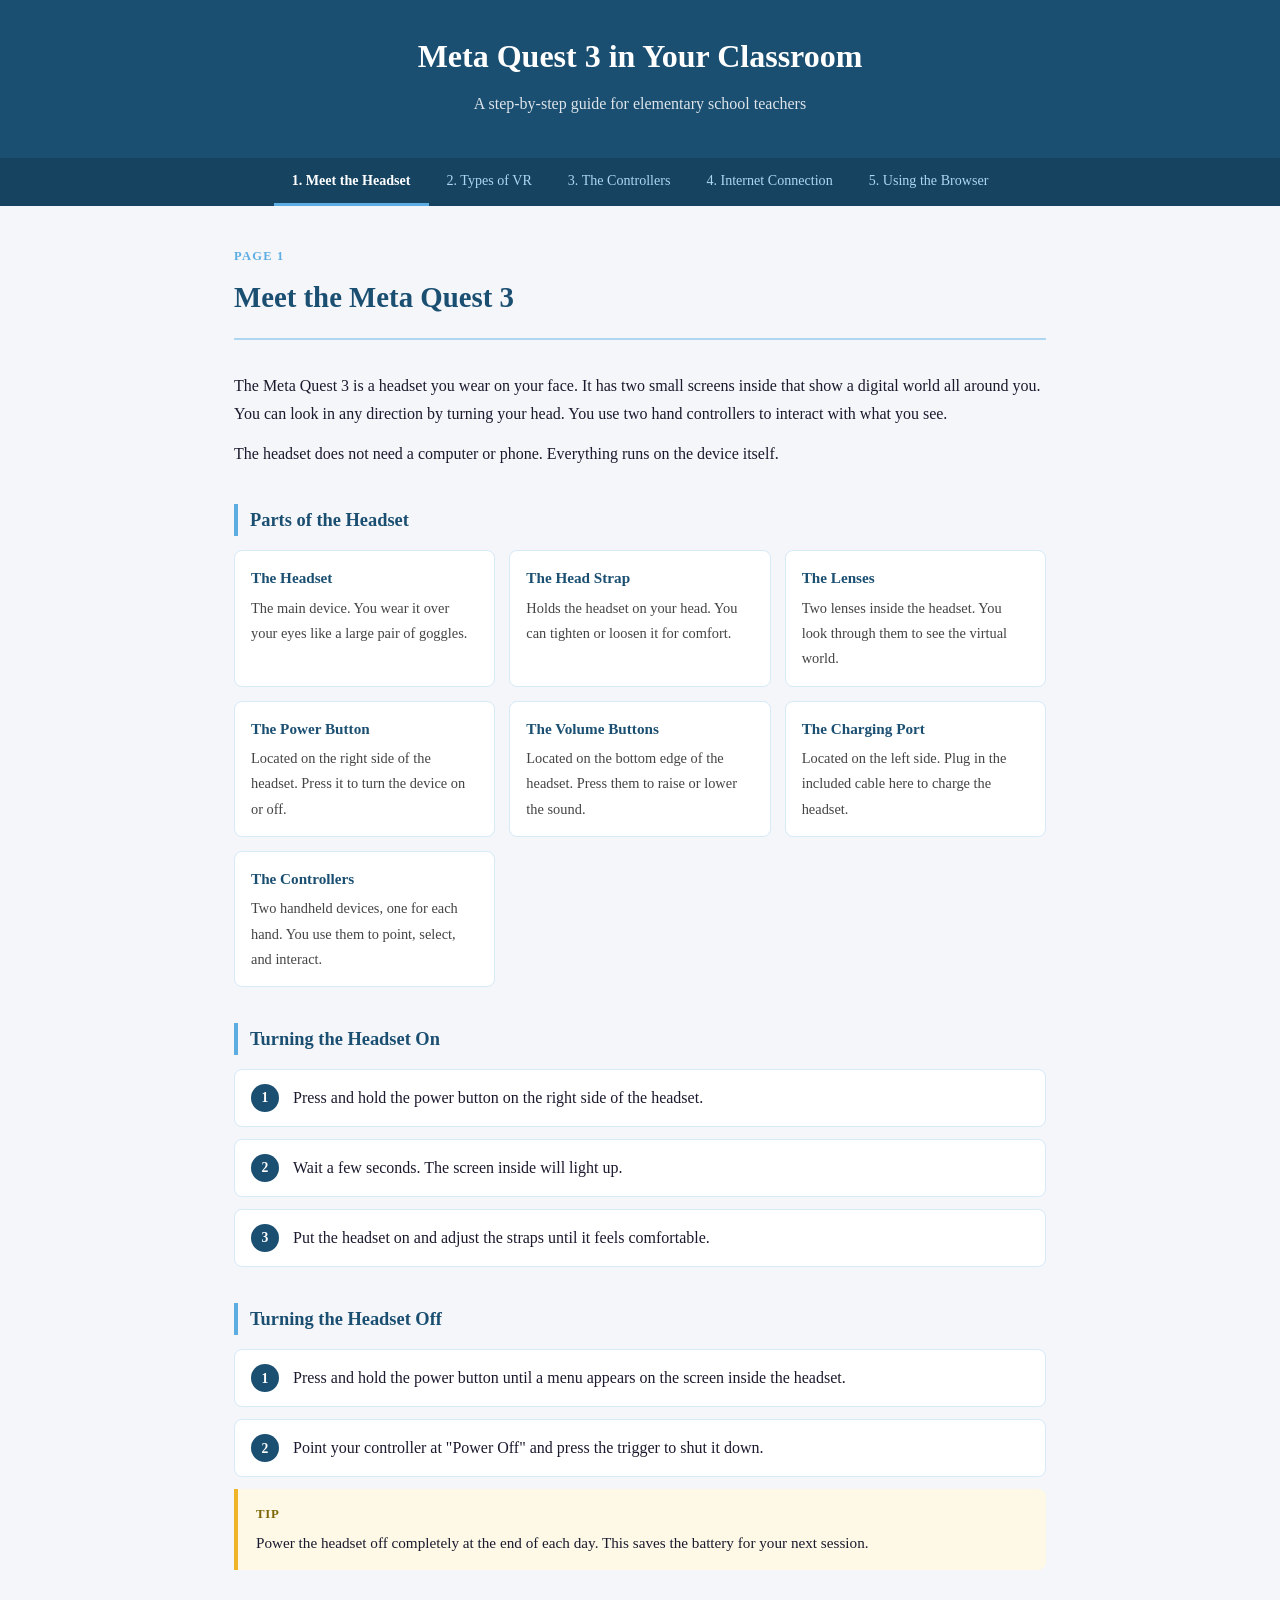
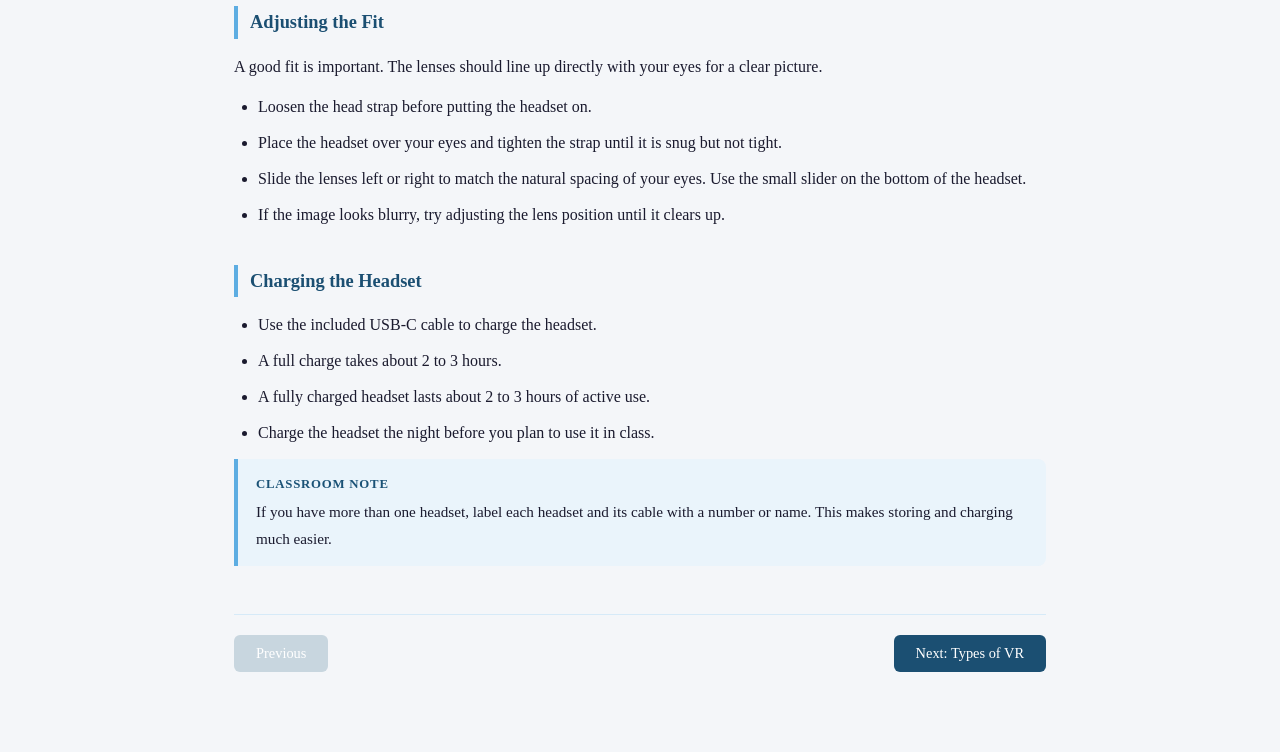
<file: index (1).html>
<!DOCTYPE html>
<html lang="en">
<head>
    <meta charset="UTF-8">
    <meta name="viewport" content="width=device-width, initial-scale=1.0">
    <title>Meta Quest 3 in Your Classroom</title>
    <link rel="stylesheet" href="styles.css">
</head>
<body>

<header>
    <h1>Meta Quest 3 in Your Classroom</h1>
    <p>A step-by-step guide for elementary school teachers</p>
</header>

<nav id="main-nav">
    <button class="active" onclick="showPage(0)">1. Meet the Headset</button>
    <button onclick="showPage(1)">2. Types of VR</button>
    <button onclick="showPage(2)">3. The Controllers</button>
    <button onclick="showPage(3)">4. Internet Connection</button>
    <button onclick="showPage(4)">5. Using the Browser</button>
</nav>

<!-- PAGE 1 -->
<div class="page active" id="page-0">
    <div class="page-header">
        <div class="page-label">Page 1</div>
        <h2>Meet the Meta Quest 3</h2>
    </div>

    <div class="section">
        <p>The Meta Quest 3 is a headset you wear on your face. It has two small screens inside that show a digital world all around you. You can look in any direction by turning your head. You use two hand controllers to interact with what you see.</p>
        <p>The headset does not need a computer or phone. Everything runs on the device itself.</p>
    </div>

    <div class="section">
        <h3>Parts of the Headset</h3>
        <div class="parts-grid">
            <div class="part-item">
                <strong>The Headset</strong>
                <p>The main device. You wear it over your eyes like a large pair of goggles.</p>
            </div>
            <div class="part-item">
                <strong>The Head Strap</strong>
                <p>Holds the headset on your head. You can tighten or loosen it for comfort.</p>
            </div>
            <div class="part-item">
                <strong>The Lenses</strong>
                <p>Two lenses inside the headset. You look through them to see the virtual world.</p>
            </div>
            <div class="part-item">
                <strong>The Power Button</strong>
                <p>Located on the right side of the headset. Press it to turn the device on or off.</p>
            </div>
            <div class="part-item">
                <strong>The Volume Buttons</strong>
                <p>Located on the bottom edge of the headset. Press them to raise or lower the sound.</p>
            </div>
            <div class="part-item">
                <strong>The Charging Port</strong>
                <p>Located on the left side. Plug in the included cable here to charge the headset.</p>
            </div>
            <div class="part-item">
                <strong>The Controllers</strong>
                <p>Two handheld devices, one for each hand. You use them to point, select, and interact.</p>
            </div>
        </div>
    </div>

    <div class="section">
        <h3>Turning the Headset On</h3>
        <div class="steps">
            <ol>
                <li>Press and hold the power button on the right side of the headset.</li>
                <li>Wait a few seconds. The screen inside will light up.</li>
                <li>Put the headset on and adjust the straps until it feels comfortable.</li>
            </ol>
        </div>
    </div>

    <div class="section">
        <h3>Turning the Headset Off</h3>
        <div class="steps">
            <ol>
                <li>Press and hold the power button until a menu appears on the screen inside the headset.</li>
                <li>Point your controller at "Power Off" and press the trigger to shut it down.</li>
            </ol>
        </div>
        <div class="tip-box">
            <strong>Tip</strong>
            <p>Power the headset off completely at the end of each day. This saves the battery for your next session.</p>
        </div>
    </div>

    <div class="section">
        <h3>Adjusting the Fit</h3>
        <p>A good fit is important. The lenses should line up directly with your eyes for a clear picture.</p>
        <ul>
            <li>Loosen the head strap before putting the headset on.</li>
            <li>Place the headset over your eyes and tighten the strap until it is snug but not tight.</li>
            <li>Slide the lenses left or right to match the natural spacing of your eyes. Use the small slider on the bottom of the headset.</li>
            <li>If the image looks blurry, try adjusting the lens position until it clears up.</li>
        </ul>
    </div>

    <div class="section">
        <h3>Charging the Headset</h3>
        <ul>
            <li>Use the included USB-C cable to charge the headset.</li>
            <li>A full charge takes about 2 to 3 hours.</li>
            <li>A fully charged headset lasts about 2 to 3 hours of active use.</li>
            <li>Charge the headset the night before you plan to use it in class.</li>
        </ul>
        <div class="info-box">
            <strong>Classroom Note</strong>
            <p>If you have more than one headset, label each headset and its cable with a number or name. This makes storing and charging much easier.</p>
        </div>
    </div>

    <div class="page-nav">
        <button disabled>Previous</button>
        <button onclick="showPage(1)">Next: Types of VR</button>
    </div>
</div>

<!-- PAGE 2 -->
<div class="page" id="page-1">
    <div class="page-header">
        <div class="page-label">Page 2</div>
        <h2>Types of VR Experiences</h2>
    </div>

    <div class="section">
        <p>Not all virtual reality experiences work the same way. There are three main types you will encounter as a teacher. Each one offers a different kind of experience for your students.</p>
    </div>

    <div class="section">
        <div class="card-grid">
            <div class="card">
                <h4>Head-Mounted Display (HMD)</h4>
                <p>You wear the headset on your head. The screens inside show a 3D world all around you.</p>
                <p>You turn your head to look in any direction and the view changes to match.</p>
                <p>You use the hand controllers to interact with objects in the world.</p>
                <p><strong>Example:</strong> A student explores a virtual coral reef and uses the controller to examine sea animals up close.</p>
            </div>
            <div class="card">
                <h4>Desktop VR</h4>
                <p>You view a virtual experience on a regular computer or laptop screen.</p>
                <p>You use a mouse or keyboard to look around and move through the experience.</p>
                <p>You are watching the experience from outside rather than being inside it.</p>
                <p><strong>Example:</strong> A teacher previews a virtual field trip on their laptop before showing it to students.</p>
            </div>
            <div class="card">
                <h4>360 Video</h4>
                <p>A 360 video is filmed with a special camera that captures all directions at once.</p>
                <p>You can look left, right, up, and down inside the video.</p>
                <p>You cannot interact with anything in the video. You are a viewer, not a participant.</p>
                <p><strong>Example:</strong> Students watch a 360 video of a rainforest and look around to see trees, animals, and the sky.</p>
            </div>
        </div>
    </div>

    <div class="section">
        <h3>Which Type Is Best for Your Classroom?</h3>
        <ul>
            <li>Use a head-mounted display when you want students to feel like they are inside the experience. It works well for science, social studies, and creative projects.</li>
            <li>Use desktop VR when you want to show the whole class something on a screen, or when a student cannot wear the headset.</li>
            <li>Use 360 videos when you want students to explore a real place or event. Many free 360 videos are available on YouTube.</li>
        </ul>
        <div class="info-box">
            <strong>Classroom Note</strong>
            <p>The Meta Quest 3 supports all three types. Students can wear it as an HMD, you can cast the view to a TV or computer screen for the whole class to watch, or students can watch 360 videos through the browser or apps.</p>
        </div>
    </div>

    <div class="section">
        <h3>Quick Comparison</h3>
        <table>
            <thead>
                <tr>
                    <th>Type</th>
                    <th>Device Needed</th>
                    <th>Can You Interact?</th>
                    <th>Best For</th>
                </tr>
            </thead>
            <tbody>
                <tr>
                    <td>Head-Mounted Display</td>
                    <td>The headset</td>
                    <td>Yes</td>
                    <td>Hands-on, interactive lessons</td>
                </tr>
                <tr>
                    <td>Desktop VR</td>
                    <td>A computer</td>
                    <td>Limited</td>
                    <td>Previewing content or whole-class viewing</td>
                </tr>
                <tr>
                    <td>360 Video</td>
                    <td>Headset or computer</td>
                    <td>No</td>
                    <td>Virtual field trips and real-world exploration</td>
                </tr>
            </tbody>
        </table>
    </div>

    <div class="page-nav">
        <button onclick="showPage(0)">Previous: Meet the Headset</button>
        <button onclick="showPage(2)">Next: The Controllers</button>
    </div>
</div>

<!-- PAGE 3 -->
<div class="page" id="page-2">
    <div class="page-header">
        <div class="page-label">Page 3</div>
        <h2>The Controllers</h2>
    </div>

    <div class="section">
        <p>The Meta Quest 3 comes with two controllers, one for each hand. You use them to point at things on screen, press buttons, and interact with the virtual world.</p>
        <p>You do not need to press hard. Light, deliberate movements are enough.</p>
    </div>

    <div class="section">
        <h3>How to Point and Select</h3>
        <p>Pointing and selecting is how you navigate all menus and apps.</p>
        <div class="steps">
            <ol>
                <li>Hold a controller at a natural angle, as if you are pointing at something across the room.</li>
                <li>A thin beam of light will appear from the front of the controller. This is your pointer.</li>
                <li>Move the controller until the beam rests on the button or item you want.</li>
                <li>Press the trigger with your index finger to select it.</li>
            </ol>
        </div>
    </div>

    <div class="section">
        <h3>Left Controller Buttons</h3>
        <table>
            <thead>
                <tr>
                    <th>Button or Part</th>
                    <th>Where It Is</th>
                    <th>What It Does</th>
                </tr>
            </thead>
            <tbody>
                <tr>
                    <td>Thumbstick</td>
                    <td>Top of the controller, moved with your thumb</td>
                    <td>Moves you forward, backward, or sideways in some apps</td>
                </tr>
                <tr>
                    <td>X Button</td>
                    <td>Face of the controller</td>
                    <td>Selects items or goes back, depending on the app</td>
                </tr>
                <tr>
                    <td>Y Button</td>
                    <td>Face of the controller, above the X button</td>
                    <td>Opens the main menu</td>
                </tr>
                <tr>
                    <td>Trigger</td>
                    <td>Underside of the controller, pressed with your index finger</td>
                    <td>Selects items and confirms choices</td>
                </tr>
                <tr>
                    <td>Grip Button</td>
                    <td>Side of the controller, squeezed with your middle fingers</td>
                    <td>Grabs and holds objects in some apps</td>
                </tr>
                <tr>
                    <td>Menu Button</td>
                    <td>Small button below the thumbstick</td>
                    <td>Opens the app or settings menu</td>
                </tr>
            </tbody>
        </table>
    </div>

    <div class="section">
        <h3>Right Controller Buttons</h3>
        <table>
            <thead>
                <tr>
                    <th>Button or Part</th>
                    <th>Where It Is</th>
                    <th>What It Does</th>
                </tr>
            </thead>
            <tbody>
                <tr>
                    <td>Thumbstick</td>
                    <td>Top of the controller, moved with your thumb</td>
                    <td>Scrolls through menus and moves in some apps</td>
                </tr>
                <tr>
                    <td>A Button</td>
                    <td>Face of the controller</td>
                    <td>Confirms a selection</td>
                </tr>
                <tr>
                    <td>B Button</td>
                    <td>Face of the controller, above the A button</td>
                    <td>Goes back to the previous screen</td>
                </tr>
                <tr>
                    <td>Trigger</td>
                    <td>Underside of the controller, pressed with your index finger</td>
                    <td>Selects items and confirms choices</td>
                </tr>
                <tr>
                    <td>Grip Button</td>
                    <td>Side of the controller, squeezed with your middle fingers</td>
                    <td>Grabs and holds objects in some apps</td>
                </tr>
                <tr>
                    <td>Meta Button</td>
                    <td>Small round button below the thumbstick</td>
                    <td>Returns you to the home screen from anywhere</td>
                </tr>
            </tbody>
        </table>
    </div>

    <div class="section">
        <h3>Controller Tips</h3>
        <ul>
            <li>The controllers use AA batteries. Check the battery level in the headset settings before class.</li>
            <li>Keep a set of spare batteries in your classroom.</li>
            <li>If a controller stops responding, remove the battery and reinsert it.</li>
            <li>Each controller has a wrist strap. Make sure students wear the strap during use to prevent drops.</li>
        </ul>
        <div class="tip-box">
            <strong>Tip</strong>
            <p>Practice using the controllers yourself before your first lesson. Spend 10 minutes pointing, selecting, and pressing buttons. This will make it easier to guide your students.</p>
        </div>
    </div>

    <div class="page-nav">
        <button onclick="showPage(1)">Previous: Types of VR</button>
        <button onclick="showPage(3)">Next: Internet Connection</button>
    </div>
</div>

<!-- PAGE 4 -->
<div class="page" id="page-3">
    <div class="page-header">
        <div class="page-label">Page 4</div>
        <h2>Checking the Internet Connection</h2>
    </div>

    <div class="section">
        <p>The Meta Quest 3 needs a Wi-Fi connection to use apps and the browser. Without a connection, many features will not work.</p>
        <p>Check the connection before class starts so you are not troubleshooting in front of students.</p>
    </div>

    <div class="section">
        <h3>How to Check Your Connection</h3>
        <div class="steps">
            <ol>
                <li>Put on the headset and pick up the right controller.</li>
                <li>Press the Meta button (the small round button below the thumbstick on the right controller).</li>
                <li>The main menu bar will appear at the bottom of your view.</li>
                <li>Point your controller at the signal bars or clock area on the right side of the menu bar and press the trigger.</li>
                <li>A small panel will open. It will say "Connected" and show the network name if you are online.</li>
            </ol>
        </div>
    </div>

    <div class="section">
        <h3>How to Connect to a Wi-Fi Network</h3>
        <div class="steps">
            <ol>
                <li>Press the Meta button to open the main menu.</li>
                <li>Point at "Settings" in the menu bar and press the trigger.</li>
                <li>Select "Wi-Fi" from the list on the left side of the screen.</li>
                <li>The headset will show a list of nearby networks.</li>
                <li>Point at your school network and press the trigger to select it.</li>
                <li>An on-screen keyboard will appear. Type in the network password.</li>
                <li>Point at "Connect" and press the trigger.</li>
            </ol>
        </div>
        <div class="info-box">
            <strong>School Networks</strong>
            <p>Some school networks show a login page after you connect. If this happens, open the browser and visit any website. The login page will appear automatically. Enter your school login and then proceed.</p>
        </div>
    </div>

    <div class="section">
        <h3>What to Do If You Cannot Connect</h3>
        <ul>
            <li>Make sure Wi-Fi is turned on. Go to Settings, then Wi-Fi, and check that the toggle is set to on.</li>
            <li>Move the headset closer to the Wi-Fi router.</li>
            <li>Restart the headset. Press and hold the power button and select "Restart."</li>
            <li>Contact your school technology coordinator if the problem continues. Some school networks block new devices by default and need to approve the headset before it can connect.</li>
        </ul>
        <div class="tip-box">
            <strong>Before Your Lesson</strong>
            <p>Connect the headset to Wi-Fi the day before your lesson. This gives you time to fix any problems without students waiting.</p>
        </div>
    </div>

    <div class="section">
        <h3>Using the On-Screen Keyboard</h3>
        <p>When you need to type a password or web address, a keyboard appears on screen inside the headset.</p>
        <ul>
            <li>Point your controller at a letter and press the trigger to type it.</li>
            <li>Point at the backspace key to delete a character.</li>
            <li>Point at the check mark or "Enter" key when you are done.</li>
        </ul>
    </div>

    <div class="page-nav">
        <button onclick="showPage(2)">Previous: The Controllers</button>
        <button onclick="showPage(4)">Next: Using the Browser</button>
    </div>
</div>

<!-- PAGE 5 -->
<div class="page" id="page-4">
    <div class="page-header">
        <div class="page-label">Page 5</div>
        <h2>Using the Browser</h2>
    </div>

    <div class="section">
        <p>The Meta Quest 3 has a built-in web browser. You can use it to visit websites while wearing the headset. The browser works like a regular browser on a computer.</p>
        <p>You need a Wi-Fi connection to use the browser. See Page 4 if you have not connected yet.</p>
    </div>

    <div class="section">
        <h3>How to Open the Browser</h3>
        <div class="steps">
            <ol>
                <li>Press the Meta button on the right controller to open the main menu.</li>
                <li>Point at "Apps" in the menu bar and press the trigger.</li>
                <li>Your app library will open. Look for the app called "Browser."</li>
                <li>Point at the Browser app and press the trigger to open it.</li>
                <li>A browser window will appear floating in front of you inside the headset.</li>
            </ol>
        </div>
        <div class="tip-box">
            <strong>Shortcut</strong>
            <p>To add the browser to the bottom menu bar for quick access, open the app library, point at Browser, hold the trigger for one second, and select "Pin to Taskbar."</p>
        </div>
    </div>

    <div class="section">
        <h3>How to Visit a Website</h3>
        <div class="steps">
            <ol>
                <li>Point your controller at the address bar at the top of the browser window.</li>
                <li>Press the trigger. The bar will highlight and an on-screen keyboard will appear.</li>
                <li>Type the web address using the on-screen keyboard.</li>
                <li>Press the Enter key on the keyboard. The website will load.</li>
            </ol>
        </div>
    </div>

    <div class="section">
        <h3>Navigating Inside the Browser</h3>
        <ul>
            <li>Point your controller at a link or button and press the trigger to click it.</li>
            <li>To scroll a page, point at the page and move the thumbstick up or down.</li>
            <li>Press the back arrow on the left side of the browser bar to return to the previous page.</li>
            <li>Press the circular arrow button to reload a page.</li>
        </ul>
    </div>

    <div class="section">
        <h3>Resizing and Moving the Browser Window</h3>
        <ul>
            <li>To move the window, point at the top bar of the browser, hold the grip button, and move the controller to drag it to a new position.</li>
            <li>To resize the window, point at a corner or edge of the browser window, hold the grip button, and move the controller.</li>
        </ul>
    </div>

    <div class="section">
        <h3>Opening a Second Browser Window</h3>
        <p>You can have two browser windows open at the same time and place them side by side.</p>
        <div class="steps">
            <ol>
                <li>With the browser open, look for the small plus button at the top of the window.</li>
                <li>Point at the plus button and press the trigger to open a new window.</li>
                <li>Both windows will appear. You can reposition each one independently.</li>
            </ol>
        </div>
    </div>

    <div class="section">
        <h3>Classroom Tips for the Browser</h3>
        <ul>
            <li>Bookmark websites before class so students can find them quickly without typing.</li>
            <li>Test all websites on your school network before the lesson. Some sites may be blocked by the school's content filter.</li>
            <li>To watch a 360 video on YouTube, open YouTube in the browser, search for the video, and select it. The video will play in 360 mode automatically when you are wearing the headset.</li>
            <li>If a website does not load correctly, press the reload button or go to the browser settings to clear the history.</li>
        </ul>
        <div class="info-box">
            <strong>Classroom Note</strong>
            <p>You can cast the headset display to a TV or computer screen so the whole class sees what one student is viewing. Ask your technology coordinator about setting up casting in your classroom.</p>
        </div>
    </div>

    <div class="page-nav">
        <button onclick="showPage(3)">Previous: Internet Connection</button>
        <button disabled>Next</button>
    </div>
</div>

<script>
    const pages = document.querySelectorAll('.page');
    const navButtons = document.querySelectorAll('nav button');

    function showPage(index) {
        pages.forEach((page, i) => {
            page.classList.toggle('active', i === index);
        });
        navButtons.forEach((btn, i) => {
            btn.classList.toggle('active', i === index);
        });
        window.scrollTo({ top: 0, behavior: 'smooth' });
    }
</script>

</body>
</html>
</file>
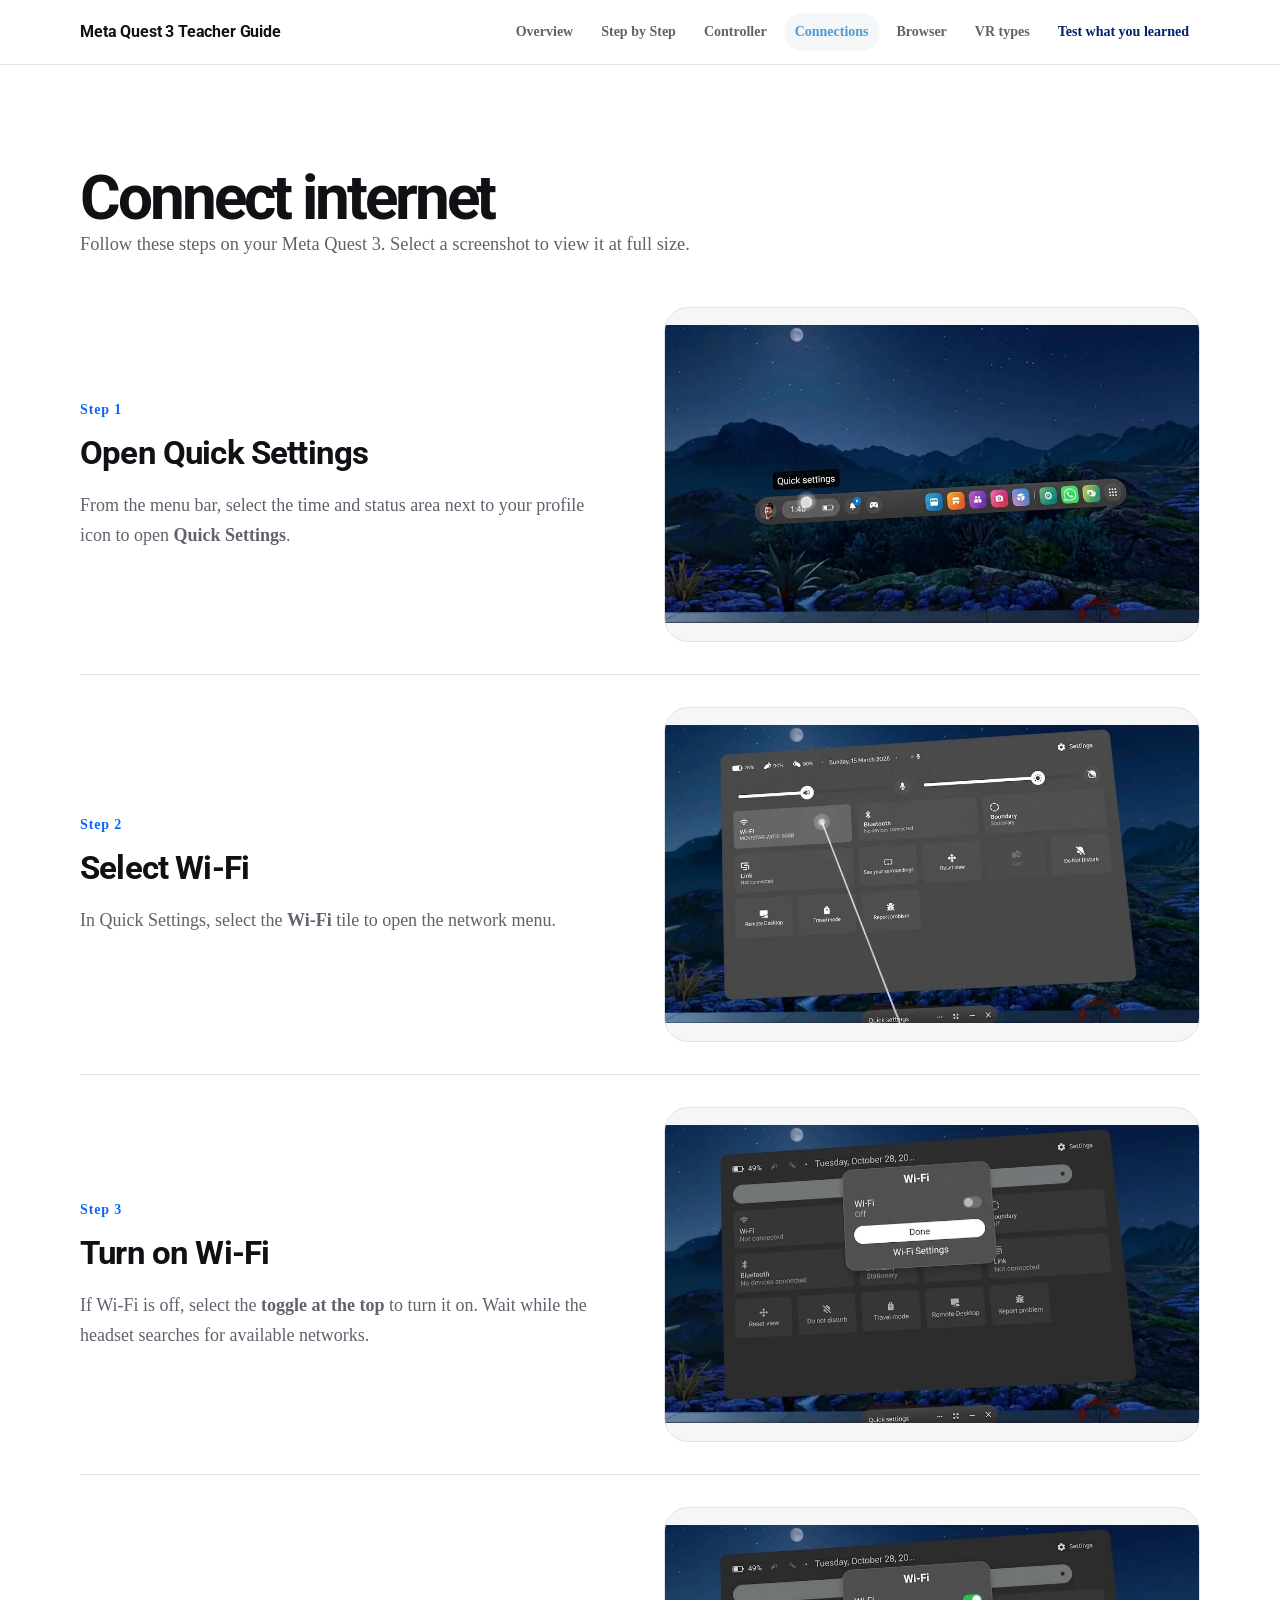
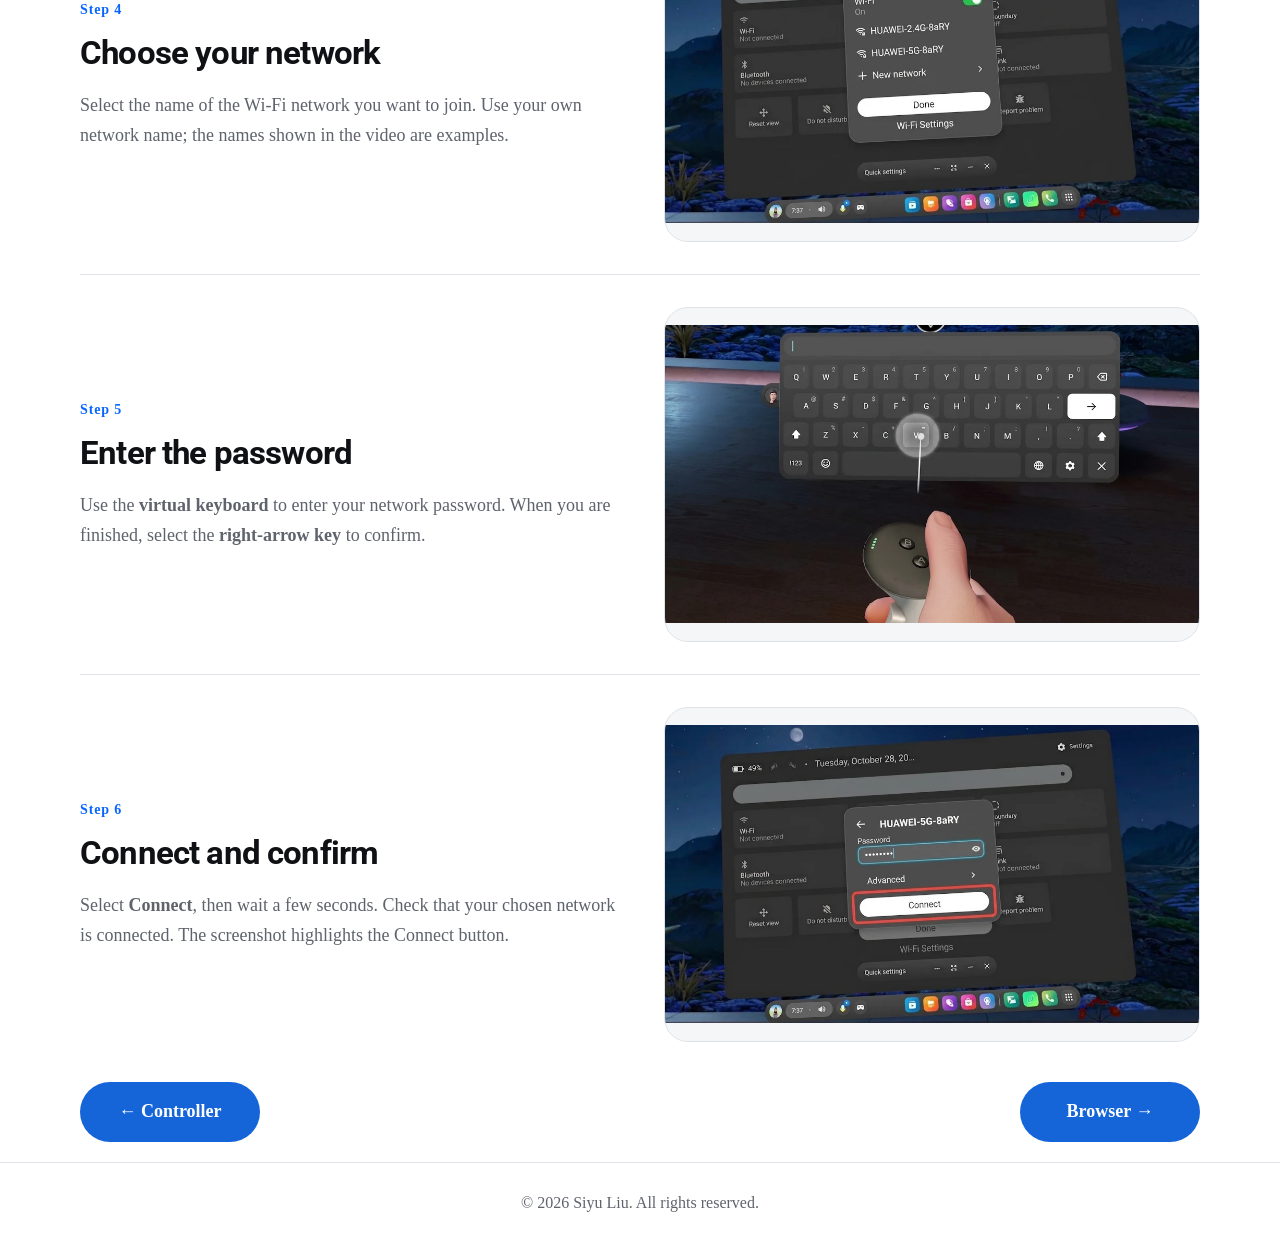
<file: internet.html>
<!doctype html>
<html lang="en">
<head>
  <meta charset="utf-8">
  <meta name="viewport" content="width=device-width, initial-scale=1">
  <meta name="description" content="Connect Meta Quest 3 or Meta Quest 3S to Wi-Fi with six illustrated steps.">
  <title>Meta Quest 3 for Teachers | Internet Connection</title>
  <link rel="stylesheet" href="style.css">
<style>
.walkthrough .section-heading h1{font-size:clamp(36px,5vw,62px);line-height:1.05;letter-spacing:-.05em;margin:0}
.walkthrough-rows{display:grid;gap:32px}
.walkthrough-row{display:grid;grid-template-columns:minmax(0,1fr) minmax(0,1fr);gap:48px;align-items:center;padding:0 0 32px;border-bottom:1px solid var(--line)}
.walkthrough-row:last-child{border-bottom:0;padding-bottom:0}
.walkthrough-picture{min-height:270px;aspect-ratio:4/3;background:var(--soft);border:1px solid var(--line);border-radius:24px}
.walkthrough-copy{min-width:0;padding:20px 0}
.walkthrough-copy .walkthrough-number{color:#0866ff;font-weight:700;font-size:14px;letter-spacing:.06em;margin:0 0 12px}
.walkthrough-copy h2{font-size:clamp(25px,2.6vw,36px);line-height:1.2;letter-spacing:-.025em;margin:0 0 18px}
.walkthrough-copy p{color:var(--muted);line-height:1.65;margin:0}
@media(max-width:700px){.walkthrough-row{grid-template-columns:minmax(0,1fr);gap:18px}.walkthrough-picture{min-height:180px;aspect-ratio:16/9}.walkthrough-copy{padding:0 0 12px}}
.walkthrough .walkthrough-picture{min-height:0;aspect-ratio:auto;overflow:hidden;background:#fff}
.walkthrough-picture img{display:block;width:100%;height:auto}
.walkthrough-internet-link{display:inline-block;margin-top:24px;min-width:0}

.wifi-shot{margin:0}.wifi-shot figcaption{font-size:13px;color:var(--muted);margin-top:10px}.wifi-shot a{display:block}.wifi-shot a:focus-visible{outline:3px solid #0866ff;outline-offset:4px}.wifi-source{margin-top:32px;font-size:14px;color:var(--muted)}
.wifi-shot .walkthrough-picture{display:flex;align-items:center;justify-content:center;aspect-ratio:16/10;background:#f5f6f8;border-radius:24px}
.wifi-shot .walkthrough-picture img{width:100%;height:100%;object-fit:contain}
.connections-page-links{display:flex;justify-content:space-between;gap:18px;margin-top:40px;flex-wrap:wrap}
@media(max-width:620px){.connections-page-links{flex-direction:column}}
</style></head>
<body>
  <a class="skip-link" href="#main">Skip to main content</a>
  <header class="site-header">
    <div class="nav-wrap">
      <a class="brand" href="index.html">Meta Quest 3 Teacher Guide</a>
      <nav class="site-nav" aria-label="Course pages">
        <a href="index.html"> Overview</a>
        <a href="step-by-step.html"> Step by Step</a>
        <a href="controller.html"> Controller</a>
        <a href="internet.html" aria-current="page"> Connections</a>
        <a href="browser.html"> Browser</a>
        <a href="vr-types.html"> VR types</a>
        <a href="quiz.html"> Test what you learned</a>
      </nav>
    </div>
  </header>

  <main id="main"><section class="section walkthrough"><div class="container">
<div class="section-heading"><h1>Connect internet</h1><p>Follow these steps on your Meta Quest 3. Select a screenshot to view it at full size.</p></div>
<div class="walkthrough-rows"><article class="walkthrough-row" aria-labelledby="wifi-step-1"><div class="walkthrough-copy"><p class="walkthrough-number">Step 1</p><h2 id="wifi-step-1">Open Quick Settings</h2><p>From the menu bar, select the time and status area next to your profile icon to open <strong>Quick Settings</strong>.</p></div><figure class="wifi-shot"><a class="walkthrough-picture" href="assets/internet/step-1-supplied-nov12.svg" target="_blank" rel="noopener" aria-label="View Step 1 screenshot at full size (opens in a new tab)"><img src="assets/internet/step-1-supplied-nov12.svg" alt="The controller pointer selecting Quick Settings next to the profile icon on the menu bar." width="1024" height="572" loading="eager"></a></figure></article>
<article class="walkthrough-row" aria-labelledby="wifi-step-2"><div class="walkthrough-copy"><p class="walkthrough-number">Step 2</p><h2 id="wifi-step-2">Select Wi-Fi</h2><p>In Quick Settings, select the <strong>Wi-Fi</strong> tile to open the network menu.</p></div><figure class="wifi-shot"><a class="walkthrough-picture" href="assets/internet/step-2-supplied-nov12.svg" target="_blank" rel="noopener" aria-label="View Step 2 screenshot at full size (opens in a new tab)"><img src="assets/internet/step-2-supplied-nov12.svg" alt="Quick Settings with the controller pointer aimed at the Wi-Fi tile." width="1024" height="572" loading="lazy"></a></figure></article>
<article class="walkthrough-row" aria-labelledby="wifi-step-3"><div class="walkthrough-copy"><p class="walkthrough-number">Step 3</p><h2 id="wifi-step-3">Turn on Wi-Fi</h2><p>If Wi-Fi is off, select the <strong>toggle at the top</strong> to turn it on. Wait while the headset searches for available networks.</p></div><figure class="wifi-shot"><a class="walkthrough-picture" href="assets/internet/step-3-supplied-nov12.svg" target="_blank" rel="noopener" aria-label="View Step 3 screenshot at full size (opens in a new tab)"><img src="assets/internet/step-3-supplied-nov12.svg" alt="The Wi-Fi menu with its toggle switched off at the top." width="1024" height="572" loading="lazy"></a></figure></article>
<article class="walkthrough-row" aria-labelledby="wifi-step-4"><div class="walkthrough-copy"><p class="walkthrough-number">Step 4</p><h2 id="wifi-step-4">Choose your network</h2><p>Select the name of the Wi-Fi network you want to join. Use your own network name; the names shown in the video are examples.</p></div><figure class="wifi-shot"><a class="walkthrough-picture" href="assets/internet/step-4-supplied-nov12.svg" target="_blank" rel="noopener" aria-label="View Step 4 screenshot at full size (opens in a new tab)"><img src="assets/internet/step-4-supplied-nov12.svg" alt="The Wi-Fi menu displaying available networks." width="1024" height="572" loading="lazy"></a></figure></article>
<article class="walkthrough-row" aria-labelledby="wifi-step-5"><div class="walkthrough-copy"><p class="walkthrough-number">Step 5</p><h2 id="wifi-step-5">Enter the password</h2><p>Use the <strong>virtual keyboard</strong> to enter your network password. When you are finished, select the <strong>right-arrow key</strong> to confirm.</p></div><figure class="wifi-shot"><a class="walkthrough-picture" href="assets/internet/step-5-supplied-nov12.svg" target="_blank" rel="noopener" aria-label="View Step 5 screenshot at full size (opens in a new tab)"><img src="assets/internet/step-5-supplied-nov12.svg" alt="The virtual keyboard used to enter a Wi-Fi password." width="1024" height="572" loading="lazy"></a></figure></article>
<article class="walkthrough-row" aria-labelledby="wifi-step-6"><div class="walkthrough-copy"><p class="walkthrough-number">Step 6</p><h2 id="wifi-step-6">Connect and confirm</h2><p>Select <strong>Connect</strong>, then wait a few seconds. Check that your chosen network is connected. The screenshot highlights the Connect button.</p></div><figure class="wifi-shot"><a class="walkthrough-picture" href="assets/internet/step-6-supplied-nov12.svg" target="_blank" rel="noopener" aria-label="View Step 6 screenshot at full size (opens in a new tab)"><img src="assets/internet/step-6-supplied-nov12.svg" alt="Wi-Fi password dialog with the Connect button outlined in red." width="1024" height="572" loading="lazy"></a></figure></article></div>
<nav class="connections-page-links" aria-label="Related course pages"><a class="page-link" href="controller.html">← Controller</a><a class="page-link" href="browser.html">Browser →</a></nav>
</div></section></main>

  <footer class="site-footer">&copy; 2026 Siyu Liu. All rights reserved.</footer>
</body>
</html>
</file>
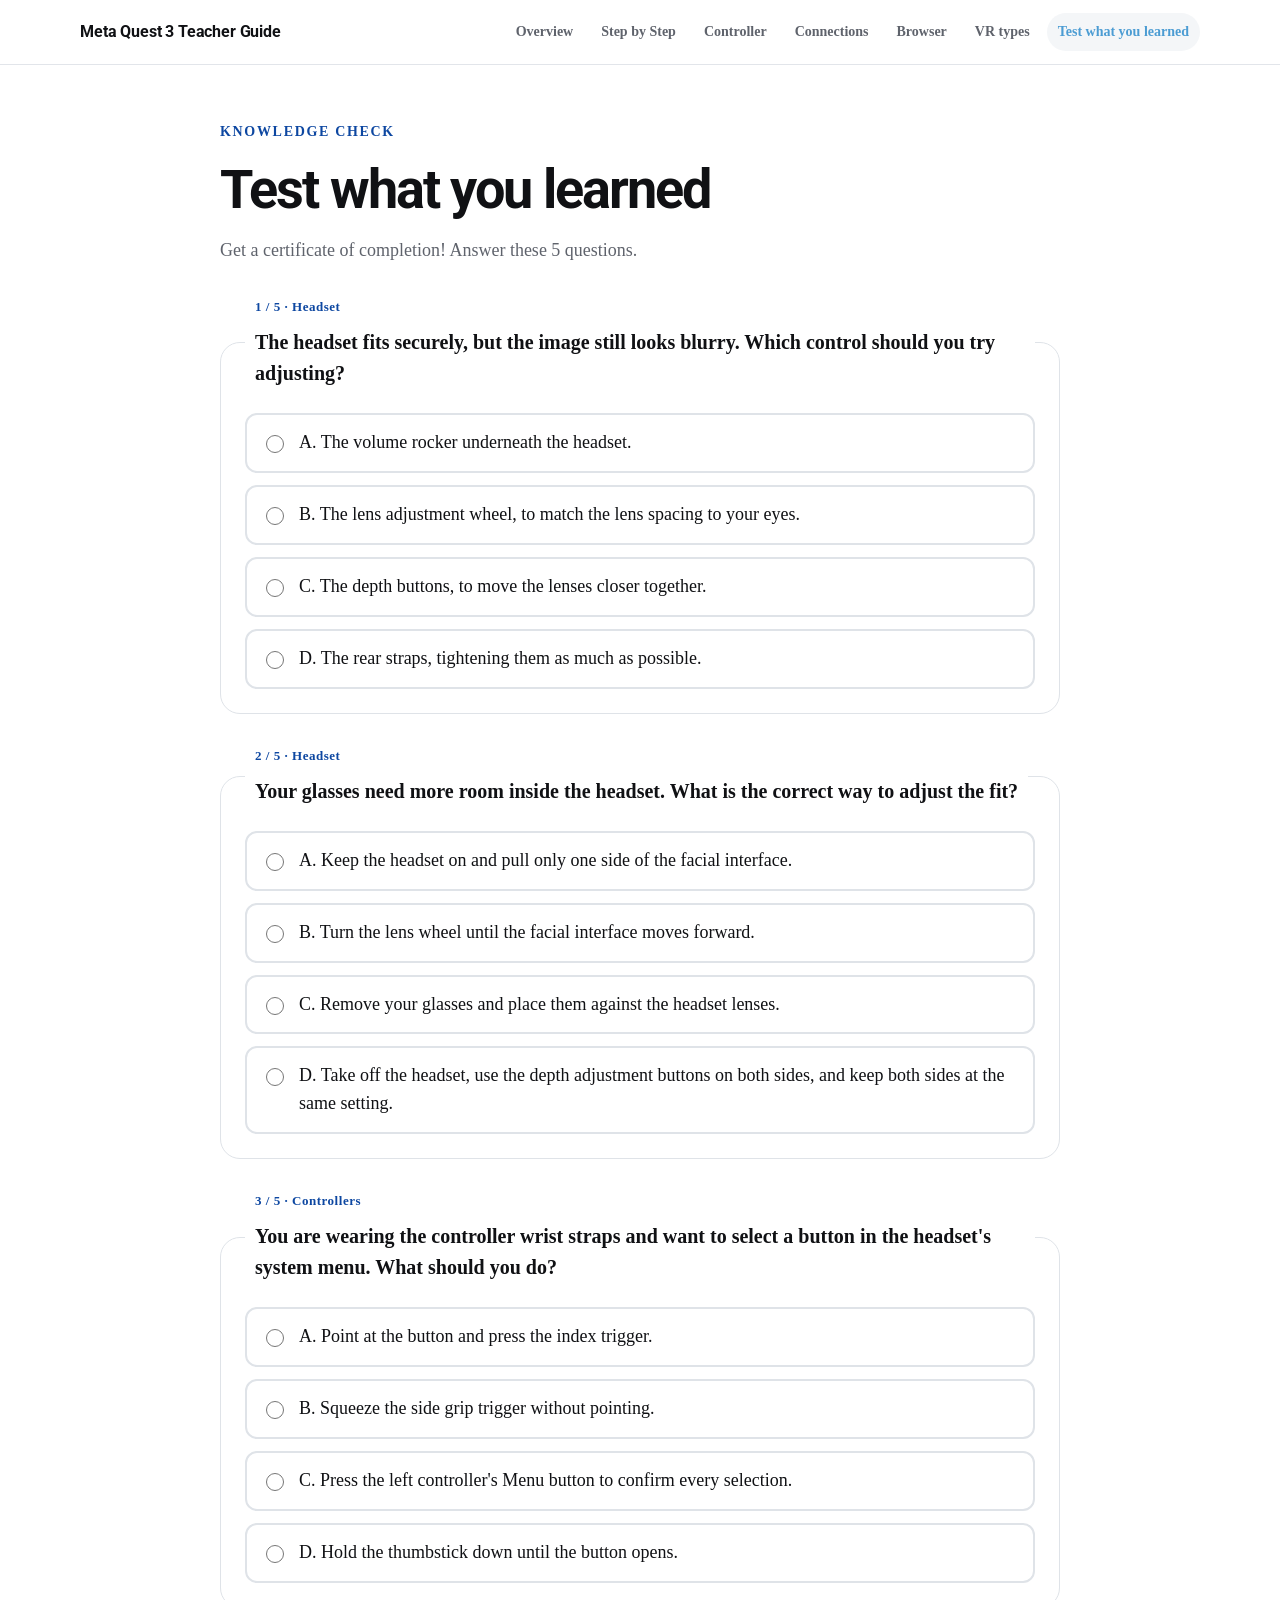
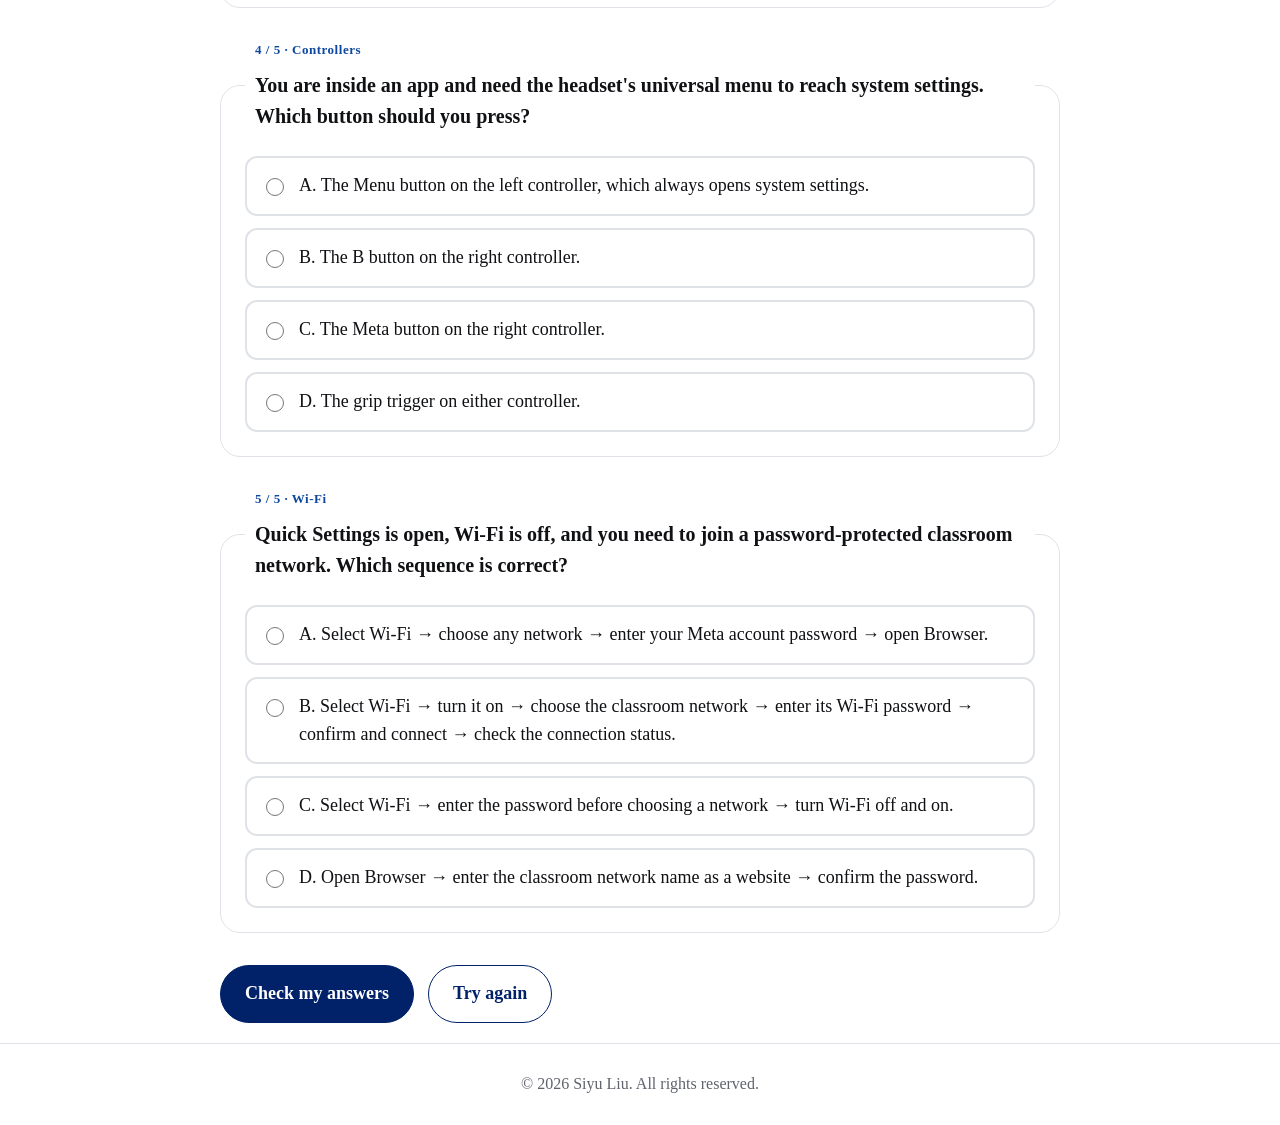
<file: quiz.html>
<!doctype html><html lang="en"><head><meta charset="utf-8"><meta name="viewport" content="width=device-width, initial-scale=1"><title>Meta Quest 3 for Teachers | Test what you learned</title><meta name="description" content="Check your understanding of Meta Quest 3 headset controls, controllers, and Wi-Fi with five interactive questions."><link rel="stylesheet" href="style.css"><link rel="stylesheet" href="quiz.css"><link rel="stylesheet" href="certificate.css">
<script src="assets/certificate/pdf-lib.min.js" defer></script>
<script src="certificate.js" defer></script>
<script src="quiz.js" defer></script></head><body><a class="skip-link" href="#main">Skip to main content</a><header class="site-header">
    <div class="nav-wrap">
      <a class="brand" href="index.html">Meta Quest 3 Teacher Guide</a>
      <nav class="site-nav" aria-label="Course pages">
        <a href="index.html"> Overview</a>
        <a href="step-by-step.html"> Step by Step</a>
        <a href="controller.html"> Controller</a>
        <a href="internet.html"> Connections</a>
        <a href="browser.html"> Browser</a>
        <a href="vr-types.html"> VR types</a>
        <a href="quiz.html" aria-current="page"> Test what you learned</a>
      </nav>
    </div>
  </header><main id="main" class="quiz-page"><p class="eyebrow">Knowledge check</p><h1>Test what you learned</h1><p class="quiz-intro" style="font-family:Georgia,serif">Get a certificate of completion! Answer these 5 questions.</p><p id="quiz-progress" role="status" hidden>0 of 5 answered</p><p id="quiz-result" tabindex="-1" role="status" hidden></p><section id="certificate-reward" class="certificate-reward" tabindex="-1" aria-labelledby="certificate-congratulations" hidden>
<h2 id="certificate-congratulations">Congratulations!</h2><p>You answered all five questions correctly! Your certificate is ready.</p>
<label for="certificate-name">Your name on the certificate</label><input id="certificate-name" type="text" maxlength="80" autocomplete="name" placeholder="Enter your name" aria-describedby="certificate-privacy">
<p id="certificate-privacy">Your name is used only in your browser. The certificate date uses your device’s local date.</p>
<div class="certificate-sheet"><img id="certificate-preview" alt="Meta Quest 3 Training Certificate template" width="1400" height="990"><span id="certificate-preview-name">Your name</span><span id="certificate-date"></span></div>
<button id="certificate-download" type="button">Download certificate (PDF)</button><p id="certificate-status" role="status"></p>
</section><div id="certificate-confetti" aria-hidden="true"></div>
<form id="quiz-form"><fieldset class="quiz-question" id="question-0"><legend><span class="quiz-topic">1 / 5 · Headset</span>The headset fits securely, but the image still looks blurry. Which control should you try adjusting?</legend><div class="quiz-options"><label><input type="radio" name="q0" value="0"><span>A. The volume rocker underneath the headset.</span></label><label><input type="radio" name="q0" value="1"><span>B. The lens adjustment wheel, to match the lens spacing to your eyes.</span></label><label><input type="radio" name="q0" value="2"><span>C. The depth buttons, to move the lenses closer together.</span></label><label><input type="radio" name="q0" value="3"><span>D. The rear straps, tightening them as much as possible.</span></label></div><div id="feedback-0" class="quiz-feedback" hidden></div></fieldset>
<fieldset class="quiz-question" id="question-1"><legend><span class="quiz-topic">2 / 5 · Headset</span>Your glasses need more room inside the headset. What is the correct way to adjust the fit?</legend><div class="quiz-options"><label><input type="radio" name="q1" value="0"><span>A. Keep the headset on and pull only one side of the facial interface.</span></label><label><input type="radio" name="q1" value="1"><span>B. Turn the lens wheel until the facial interface moves forward.</span></label><label><input type="radio" name="q1" value="2"><span>C. Remove your glasses and place them against the headset lenses.</span></label><label><input type="radio" name="q1" value="3"><span>D. Take off the headset, use the depth adjustment buttons on both sides, and keep both sides at the same setting.</span></label></div><div id="feedback-1" class="quiz-feedback" hidden></div></fieldset>
<fieldset class="quiz-question" id="question-2"><legend><span class="quiz-topic">3 / 5 · Controllers</span>You are wearing the controller wrist straps and want to select a button in the headset's system menu. What should you do?</legend><div class="quiz-options"><label><input type="radio" name="q2" value="0"><span>A. Point at the button and press the index trigger.</span></label><label><input type="radio" name="q2" value="1"><span>B. Squeeze the side grip trigger without pointing.</span></label><label><input type="radio" name="q2" value="2"><span>C. Press the left controller's Menu button to confirm every selection.</span></label><label><input type="radio" name="q2" value="3"><span>D. Hold the thumbstick down until the button opens.</span></label></div><div id="feedback-2" class="quiz-feedback" hidden></div></fieldset>
<fieldset class="quiz-question" id="question-3"><legend><span class="quiz-topic">4 / 5 · Controllers</span>You are inside an app and need the headset's universal menu to reach system settings. Which button should you press?</legend><div class="quiz-options"><label><input type="radio" name="q3" value="0"><span>A. The Menu button on the left controller, which always opens system settings.</span></label><label><input type="radio" name="q3" value="1"><span>B. The B button on the right controller.</span></label><label><input type="radio" name="q3" value="2"><span>C. The Meta button on the right controller.</span></label><label><input type="radio" name="q3" value="3"><span>D. The grip trigger on either controller.</span></label></div><div id="feedback-3" class="quiz-feedback" hidden></div></fieldset>
<fieldset class="quiz-question" id="question-4"><legend><span class="quiz-topic">5 / 5 · Wi-Fi</span>Quick Settings is open, Wi-Fi is off, and you need to join a password-protected classroom network. Which sequence is correct?</legend><div class="quiz-options"><label><input type="radio" name="q4" value="0"><span>A. Select Wi-Fi → choose any network → enter your Meta account password → open Browser.</span></label><label><input type="radio" name="q4" value="1"><span>B. Select Wi-Fi → turn it on → choose the classroom network → enter its Wi-Fi password → confirm and connect → check the connection status.</span></label><label><input type="radio" name="q4" value="2"><span>C. Select Wi-Fi → enter the password before choosing a network → turn Wi-Fi off and on.</span></label><label><input type="radio" name="q4" value="3"><span>D. Open Browser → enter the classroom network name as a website → confirm the password.</span></label></div><div id="feedback-4" class="quiz-feedback" hidden></div></fieldset><p id="quiz-error" role="alert"></p><div class="quiz-actions"><button type="submit" id="quiz-submit">Check my answers</button><button type="reset">Try again</button></div></form><noscript><p>Enable JavaScript to check your answers and receive feedback.</p></noscript></main><footer class="site-footer">&copy; 2026 Siyu Liu. All rights reserved.</footer></body></html>
</file>
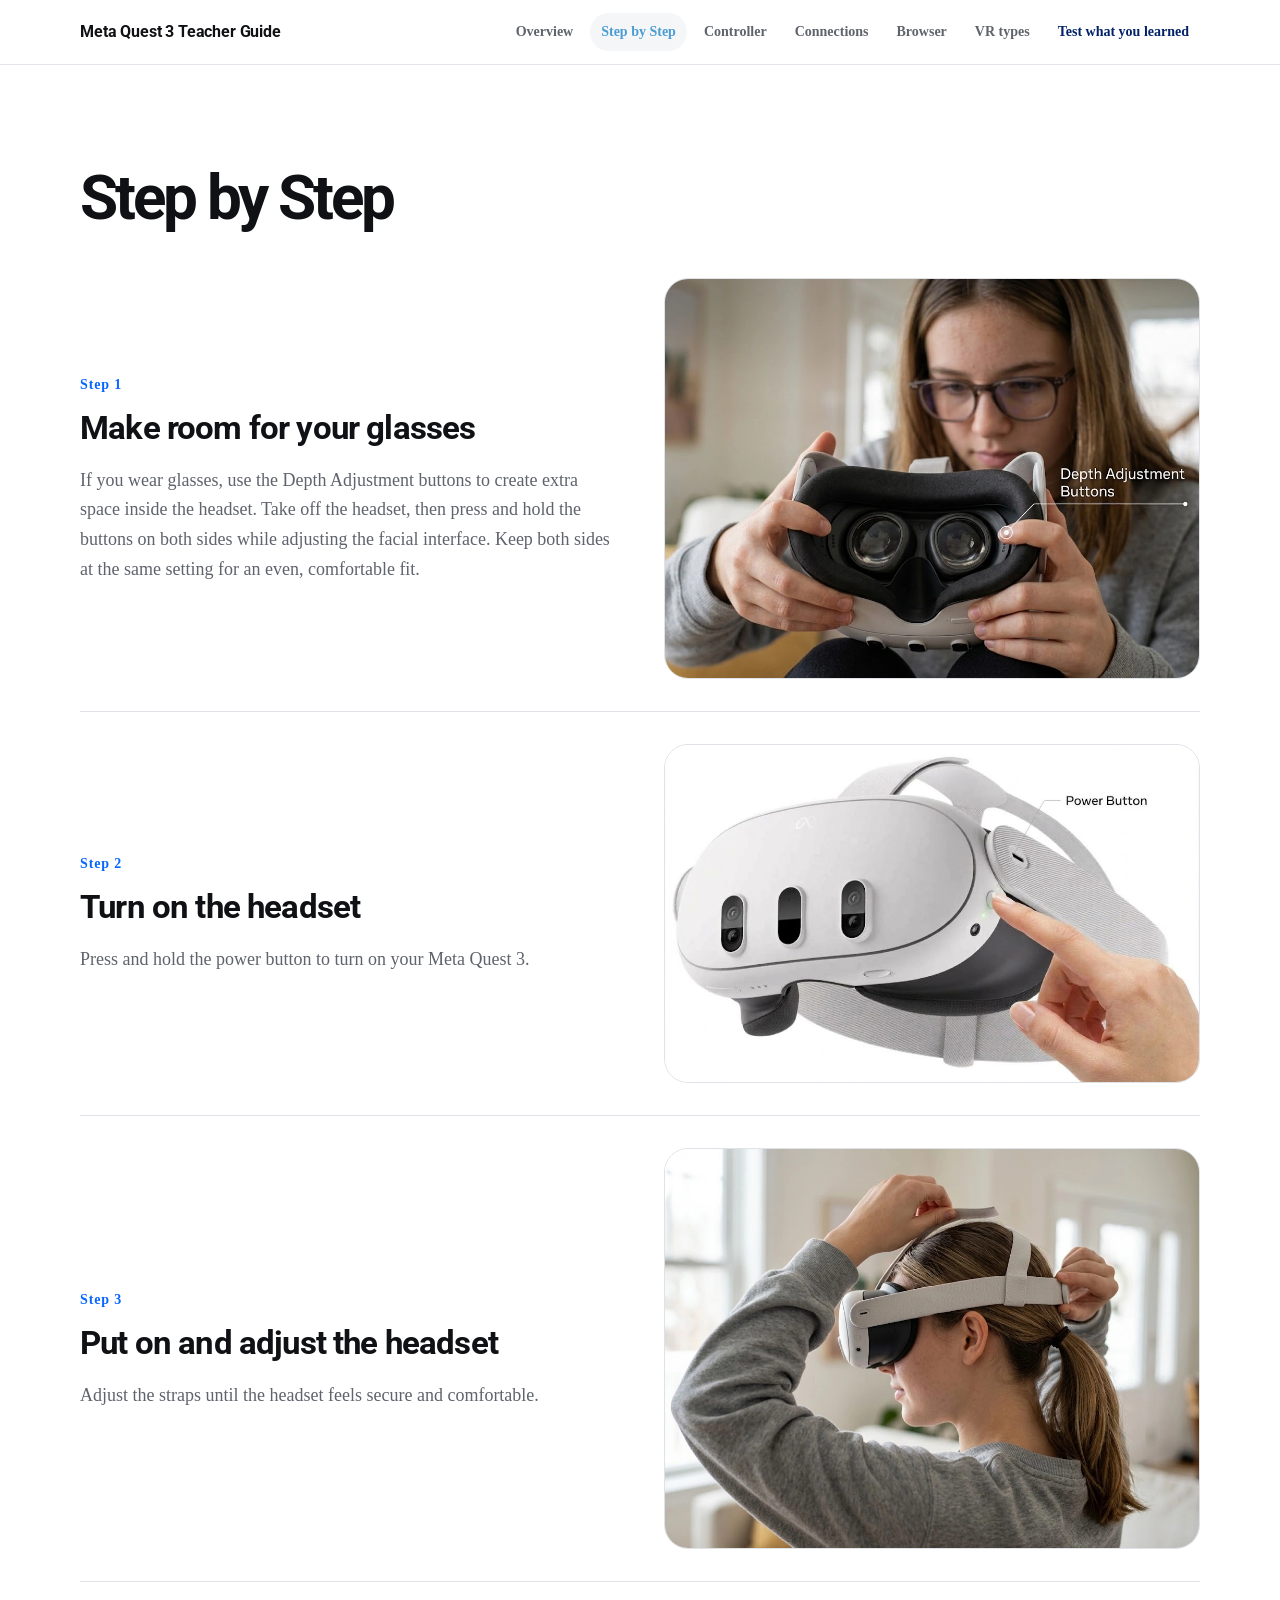
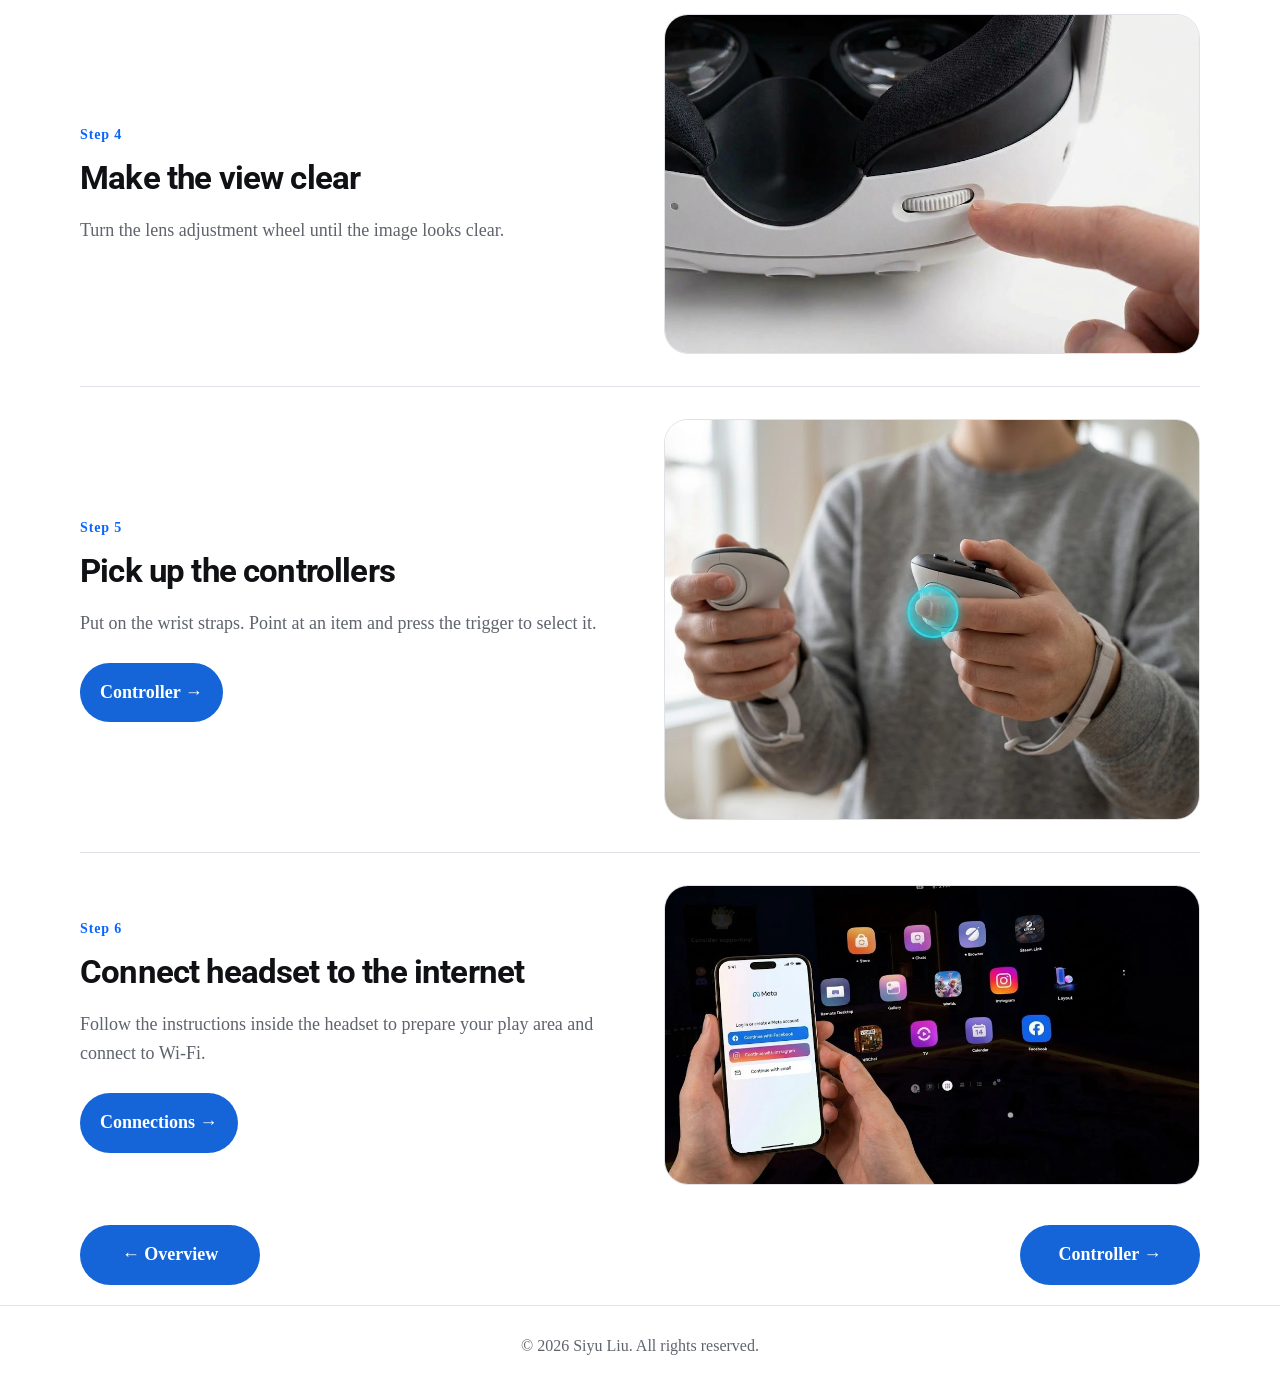
<file: step-by-step.html>
<!doctype html>
<html lang="en">
<head>
  <meta charset="utf-8">
  <meta name="viewport" content="width=device-width, initial-scale=1">
  <meta name="description" content="Step by Step — Meta Quest 3 Teacher Guide.">
  <title>Meta Quest 3 for Teachers | Step by Step</title>
  <link rel="stylesheet" href="style.css">
<style>
.walkthrough .section-heading h1{font-size:clamp(36px,5vw,62px);line-height:1.05;letter-spacing:-.05em;margin:0}
.walkthrough-rows{display:grid;gap:32px}
.walkthrough-row{display:grid;grid-template-columns:minmax(0,1fr) minmax(0,1fr);gap:48px;align-items:center;padding:0 0 32px;border-bottom:1px solid var(--line)}
.walkthrough-row:last-child{border-bottom:0;padding-bottom:0}
.walkthrough-picture{min-height:270px;aspect-ratio:4/3;background:var(--soft);border:1px solid var(--line);border-radius:24px}
.walkthrough-copy{min-width:0;padding:20px 0}
.walkthrough-copy .walkthrough-number{color:#0866ff;font-weight:700;font-size:14px;letter-spacing:.06em;margin:0 0 12px}
.walkthrough-copy h2{font-size:clamp(25px,2.6vw,36px);line-height:1.2;letter-spacing:-.025em;margin:0 0 18px}
.walkthrough-copy p{color:var(--muted);line-height:1.65;margin:0}
@media(max-width:700px){.walkthrough-row{grid-template-columns:minmax(0,1fr);gap:18px}.walkthrough-picture{min-height:180px;aspect-ratio:16/9}.walkthrough-copy{padding:0 0 12px}}
.walkthrough .walkthrough-picture{min-height:0;aspect-ratio:auto;overflow:hidden;background:#fff}
.walkthrough-picture img{display:block;width:100%;height:auto}
.walkthrough-internet-link{display:inline-block;margin-top:24px;min-width:0}
.step-page-links{display:flex;justify-content:space-between;gap:18px;margin-top:40px;flex-wrap:wrap}
@media(max-width:620px){.step-page-links{flex-direction:column}}
</style>
</head>
<body>
  <a class="skip-link" href="#main">Skip to main content</a>
  <header class="site-header">
    <div class="nav-wrap">
      <a class="brand" href="index.html">Meta Quest 3 Teacher Guide</a>
      <nav class="site-nav" aria-label="Course pages">
        <a href="index.html"> Overview</a>
        <a href="step-by-step.html" aria-current="page"> Step by Step</a>
        <a href="controller.html"> Controller</a>
        <a href="internet.html"> Connections</a>
        <a href="browser.html"> Browser</a>
        <a href="vr-types.html"> VR types</a>
        <a href="quiz.html"> Test what you learned</a>
      </nav>
    </div>
  </header>

  <main id="main">
    <section class="section walkthrough">
      <div class="container">
        <div class="section-heading"><h1>Step by Step</h1></div>
        <div class="walkthrough-rows">
          <article class="walkthrough-row" aria-labelledby="step-1-title">
            <div class="walkthrough-copy">
              <p class="walkthrough-number">Step 1</p>
              <h2 id="step-1-title">Make room for your glasses</h2>
              <p>If you wear glasses, use the Depth Adjustment buttons to create extra space inside the headset. Take off the headset, then press and hold the buttons on both sides while adjusting the facial interface. Keep both sides at the same setting for an even, comfortable fit.</p>
            </div>
            <div class="walkthrough-picture"><img src="assets/steps/step-4-1.webp" alt="A person wearing glasses holding the headset and locating its depth adjustment buttons." width="1024" height="765" loading="eager"></div>
          </article>
          <article class="walkthrough-row" aria-labelledby="step-1-1-title">
            <div class="walkthrough-copy">
              <p class="walkthrough-number">Step 2</p>
              <h2 id="step-1-1-title">Turn on the headset</h2>
              <p>Press and hold the power button to turn on your Meta Quest 3.</p>
            </div>
            <div class="walkthrough-picture"><img src="assets/steps/step-1.webp" alt="A finger pressing the Meta Quest 3 power button." width="1024" height="647" loading="lazy"></div>
          </article>
          <article class="walkthrough-row" aria-labelledby="step-2-title">
            <div class="walkthrough-copy">
              <p class="walkthrough-number">Step 3</p>
              <h2 id="step-2-title">Put on and adjust the headset</h2>
              <p>Adjust the straps until the headset feels secure and comfortable.</p>
            </div>
            <div class="walkthrough-picture"><img src="assets/steps/step-2.webp" alt="Adjusting the top and rear headset straps." width="1024" height="765" loading="lazy"></div>
          </article>
          <article class="walkthrough-row" aria-labelledby="step-3-title">
            <div class="walkthrough-copy">
              <p class="walkthrough-number">Step 4</p>
              <h2 id="step-3-title">Make the view clear</h2>
              <p>Turn the lens adjustment wheel until the image looks clear.</p>
            </div>
            <div class="walkthrough-picture"><img src="assets/steps/step-3.webp" alt="A finger beside the lens adjustment wheel." width="1024" height="647" loading="lazy"></div>
          </article>
          <article class="walkthrough-row" aria-labelledby="step-4-title">
            <div class="walkthrough-copy">
              <p class="walkthrough-number">Step 5</p>
              <h2 id="step-4-title">Pick up the controllers</h2>
              <p>Put on the wrist straps. Point at an item and press the trigger to select it.</p>
              <a class="page-link walkthrough-internet-link" href="controller.html">Controller →</a>
            </div>
            <div class="walkthrough-picture"><img src="assets/steps/step-4.webp" alt="Holding both controllers with wrist straps attached." width="1024" height="765" loading="lazy"></div>
          </article>
          
          <article class="walkthrough-row" aria-labelledby="step-5-title">
            <div class="walkthrough-copy">
              <p class="walkthrough-number">Step 6</p>
              <h2 id="step-5-title">Connect headset to the internet</h2>
              <p>Follow the instructions inside the headset to prepare your play area and connect to Wi-Fi.</p>
              <a class="page-link walkthrough-internet-link" href="internet.html">Connections →</a>
            </div>
            <div class="walkthrough-picture"><img src="assets/steps/step-5.webp" alt="Meta account setup on a phone beside the headset app menu." width="1024" height="572" loading="lazy"></div>
          </article>
        </div>
        <nav class="step-page-links" aria-label="Related course pages"><a class="page-link" href="index.html">← Overview</a><a class="page-link" href="controller.html">Controller →</a></nav>
      </div>
    </section>
  </main>

  <footer class="site-footer">&copy; 2026 Siyu Liu. All rights reserved.</footer>
</body>
</html>
</file>
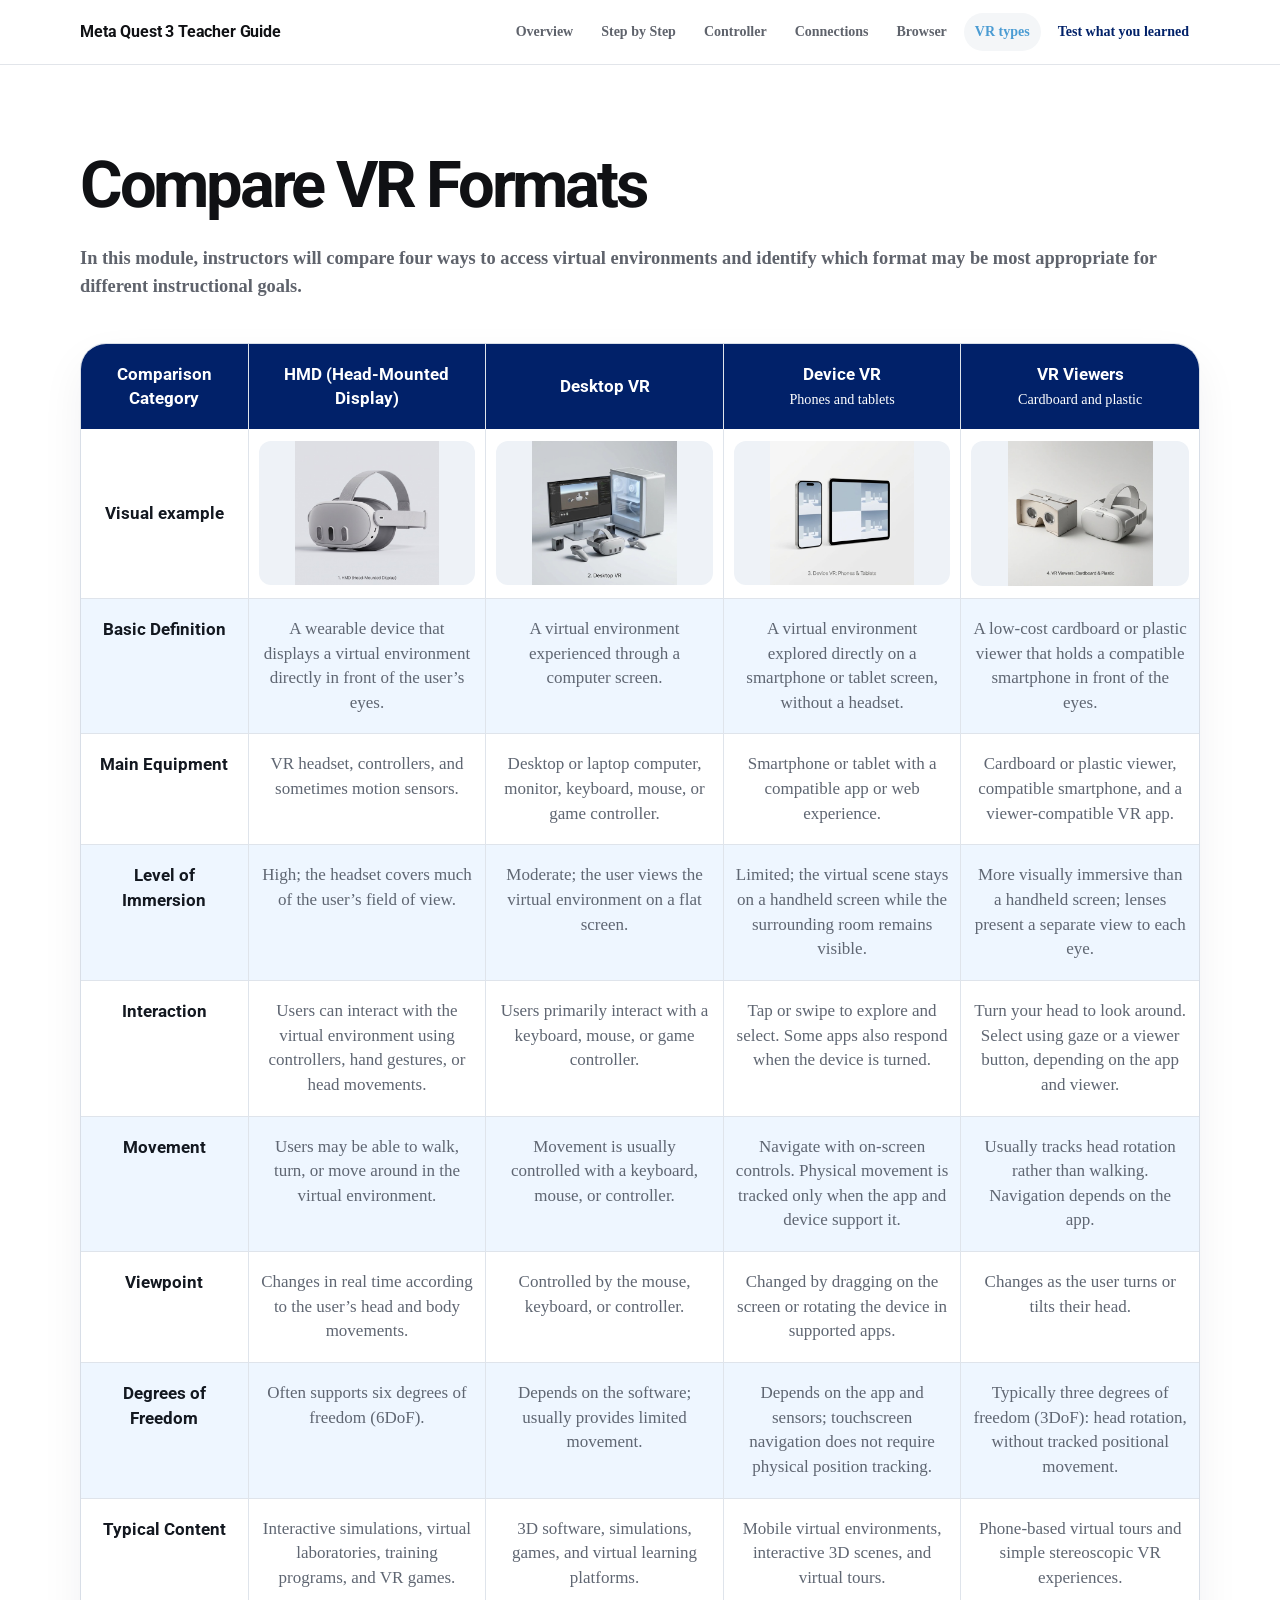
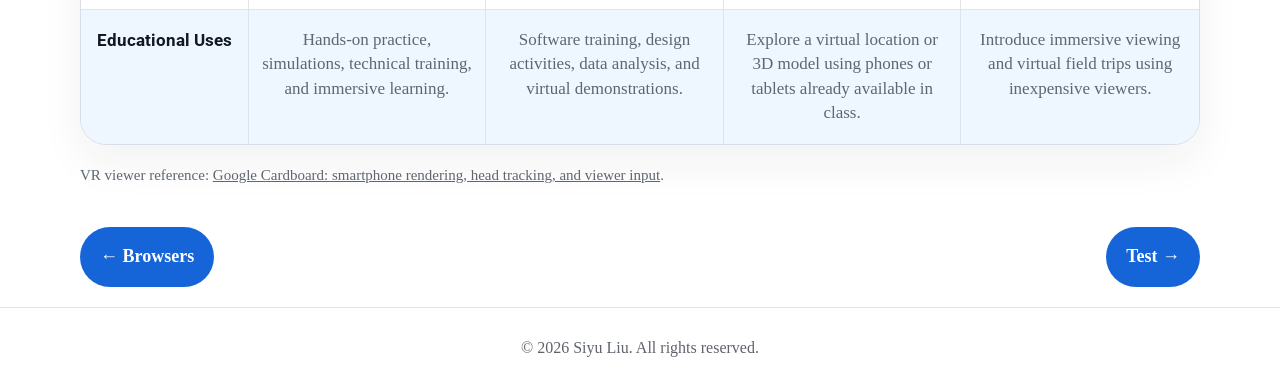
<file: vr-types.html>
<!doctype html>
<html lang="en">
<head>
  <meta charset="utf-8">
  <meta name="viewport" content="width=device-width, initial-scale=1">
  <meta name="description" content="Compare head-mounted displays, desktop VR, device VR on phones and tablets, and low-cost VR viewers.">
  <title>Meta Quest 3 for Teachers | Compare VR Types</title>
  <link rel="stylesheet" href="style.css">
  <style>
    .vr-comparison-section{padding:86px 0 110px;background:#fff}
    .vr-comparison-section .section-heading{max-width:none;margin-bottom:42px}
    .vr-comparison-section .section-heading h1{font-size:clamp(42px,5.1vw,68px);line-height:1.05;letter-spacing:-.05em;margin:0 0 24px}
    .module-summary{max-width:1120px;margin:0;color:#5f6672;font-size:clamp(18px,1.7vw,24px);line-height:1.55;font-weight:700}
    .comparison-wrap{overflow-x:auto;border:1px solid #d8dee7;border-radius:26px;background:#fff;box-shadow:0 18px 44px rgba(28,39,58,.06)}
    .detailed-comparison{width:100%;min-width:1180px;border-collapse:separate;border-spacing:0;text-align:center}
    .detailed-comparison th,.detailed-comparison td{padding:22px 24px;border-right:1px solid #dfe4eb;border-bottom:1px solid #dfe4eb;vertical-align:top;font-size:17px;line-height:1.45}
    .detailed-comparison th:last-child,.detailed-comparison td:last-child{border-right:0}
    .detailed-comparison tr:last-child th,.detailed-comparison tr:last-child td{border-bottom:0}
    .detailed-comparison thead th{background:#012169;color:#fff;font-weight:750;vertical-align:middle}
    .detailed-comparison thead th:first-child{width:15%}
    .detailed-comparison thead th:not(:first-child){width:21.25%}
    .detailed-comparison tbody th{color:#131820;font-weight:750}
    .detailed-comparison tbody td{color:#5f6672}
    .detailed-comparison tbody tr:nth-child(odd) th,.detailed-comparison tbody tr:nth-child(odd) td{background:#fff}
    .detailed-comparison tbody tr:nth-child(even) th,.detailed-comparison tbody tr:nth-child(even) td{background:#eef6ff}
    .detailed-comparison .media-row th{vertical-align:middle}
    .detailed-comparison .media-row td{padding:14px}
    .detailed-comparison .media-row img{display:block;width:100%;max-width:240px;height:auto;aspect-ratio:3/2;object-fit:contain;margin:0 auto;border-radius:12px;background:#eef2f7}
    @media(max-width:720px){.vr-comparison-section{padding:58px 0 80px}.vr-comparison-section .section-heading{margin-bottom:32px}.comparison-wrap{border-radius:18px}.detailed-comparison th,.detailed-comparison td{padding:17px 18px;font-size:15px}}
  .vr-diagram{display:block;width:100%;aspect-ratio:3/2;border-radius:16px}
    .detailed-comparison thead small{font-weight:400}
    .comparison-wrap:focus-visible{outline:3px solid #1565d8;outline-offset:4px}
    .comparison-note{color:#5f6672;font-size:15px;line-height:1.6;margin:18px 0}
  @media(min-width:1000px){.detailed-comparison{min-width:0;table-layout:fixed}.detailed-comparison th,.detailed-comparison td{padding:18px 12px;overflow-wrap:break-word}.detailed-comparison .media-row td{padding:12px 10px}}
/* Page typography: headings in bold Roboto; all other text in Georgia. */
    body{font-family:Georgia,"Times New Roman",serif}
    .detailed-comparison thead small{font-family:Georgia,"Times New Roman",serif;font-weight:400}

.lesson-page-links{display:flex;justify-content:space-between;align-items:center;gap:18px;margin-top:40px;flex-wrap:wrap}.lesson-page-links .page-link{width:auto;min-width:0}.lesson-page-links .page-link:last-child{margin-left:auto}@media(max-width:400px){.lesson-page-links{gap:10px}.lesson-page-links .page-link{padding:12px 16px;font-size:16px}}
</style>
</head>
<body>
  <a class="skip-link" href="#main">Skip to main content</a>
  <header class="site-header">
    <div class="nav-wrap">
      <a class="brand" href="index.html">Meta Quest 3 Teacher Guide</a>
      <nav class="site-nav" aria-label="Course pages">
        <a href="index.html"> Overview</a>
        <a href="step-by-step.html"> Step by Step</a>
        <a href="controller.html"> Controller</a>
        <a href="internet.html"> Connections</a>
        <a href="browser.html"> Browser</a>
        <a href="vr-types.html" aria-current="page"> VR types</a>
        <a href="quiz.html"> Test what you learned</a>
      </nav>
    </div>
  </header>

  <main id="main">
    <section class="vr-comparison-section">
      <div class="container">
        <div class="section-heading">
          <h1>Compare VR Formats</h1>
          <p class="module-summary">In this module, instructors will compare four ways to access virtual environments and identify which format may be most appropriate for different instructional goals.</p>
        </div>

        
        <div class="comparison-wrap" tabindex="0" role="region" aria-label="VR format comparison; scroll horizontally to see all four formats">
          <table class="detailed-comparison">
            <thead>
              <tr>
                <th scope="col">Comparison Category</th>
                <th scope="col">HMD (Head-Mounted Display)</th>
                <th scope="col">Desktop VR</th>
                <th scope="col">Device VR<br><small>Phones and tablets</small></th>
                <th scope="col">VR Viewers<br><small>Cardboard and plastic</small></th>
              </tr>
            </thead>
            <tbody>
              <tr class="media-row"><th scope="row">Visual example</th><td><img src="[data-uri]" width="480" height="480" alt="Meta Quest 3 head-mounted display."></td><td><img src="[data-uri]" width="480" height="480" alt="Desktop computer, monitor, VR headset and two controllers."></td><td><img src="[data-uri]" width="480" height="480" alt="Smartphone and tablet displaying virtual environments."></td><td><img src="[data-uri]" width="480" height="480" alt="Cardboard and plastic VR viewers."></td></tr>
              <tr>
                <th scope="row">Basic Definition</th>
                <td>A wearable device that displays a virtual environment directly in front of the user’s eyes.</td>
                <td>A virtual environment experienced through a computer screen.</td>
                <td>A virtual environment explored directly on a smartphone or tablet screen, without a headset.</td>
                <td>A low-cost cardboard or plastic viewer that holds a compatible smartphone in front of the eyes.</td>
              </tr>
              <tr>
                <th scope="row">Main Equipment</th>
                <td>VR headset, controllers, and sometimes motion sensors.</td>
                <td>Desktop or laptop computer, monitor, keyboard, mouse, or game controller.</td>
                <td>Smartphone or tablet with a compatible app or web experience.</td>
                <td>Cardboard or plastic viewer, compatible smartphone, and a viewer-compatible VR app.</td>
              </tr>
              <tr>
                <th scope="row">Level of Immersion</th>
                <td>High; the headset covers much of the user’s field of view.</td>
                <td>Moderate; the user views the virtual environment on a flat screen.</td>
                <td>Limited; the virtual scene stays on a handheld screen while the surrounding room remains visible.</td>
                <td>More visually immersive than a handheld screen; lenses present a separate view to each eye.</td>
              </tr>
              <tr>
                <th scope="row">Interaction</th>
                <td>Users can interact with the virtual environment using controllers, hand gestures, or head movements.</td>
                <td>Users primarily interact with a keyboard, mouse, or game controller.</td>
                <td>Tap or swipe to explore and select. Some apps also respond when the device is turned.</td>
                <td>Turn your head to look around. Select using gaze or a viewer button, depending on the app and viewer.</td>
              </tr>
              <tr>
                <th scope="row">Movement</th>
                <td>Users may be able to walk, turn, or move around in the virtual environment.</td>
                <td>Movement is usually controlled with a keyboard, mouse, or controller.</td>
                <td>Navigate with on-screen controls. Physical movement is tracked only when the app and device support it.</td>
                <td>Usually tracks head rotation rather than walking. Navigation depends on the app.</td>
              </tr>
              <tr>
                <th scope="row">Viewpoint</th>
                <td>Changes in real time according to the user’s head and body movements.</td>
                <td>Controlled by the mouse, keyboard, or controller.</td>
                <td>Changed by dragging on the screen or rotating the device in supported apps.</td>
                <td>Changes as the user turns or tilts their head.</td>
              </tr>
              <tr>
                <th scope="row">Degrees of Freedom</th>
                <td>Often supports six degrees of freedom (6DoF).</td>
                <td>Depends on the software; usually provides limited movement.</td>
                <td>Depends on the app and sensors; touchscreen navigation does not require physical position tracking.</td>
                <td>Typically three degrees of freedom (3DoF): head rotation, without tracked positional movement.</td>
              </tr>
              <tr>
                <th scope="row">Typical Content</th>
                <td>Interactive simulations, virtual laboratories, training programs, and VR games.</td>
                <td>3D software, simulations, games, and virtual learning platforms.</td>
                <td>Mobile virtual environments, interactive 3D scenes, and virtual tours.</td>
                <td>Phone-based virtual tours and simple stereoscopic VR experiences.</td>
              </tr>
              <tr>
                <th scope="row">Educational Uses</th>
                <td>Hands-on practice, simulations, technical training, and immersive learning.</td>
                <td>Software training, design activities, data analysis, and virtual demonstrations.</td>
                <td>Explore a virtual location or 3D model using phones or tablets already available in class.</td>
                <td>Introduce immersive viewing and virtual field trips using inexpensive viewers.</td>
              </tr>
            </tbody>
          </table>
        </div>
        <p class="comparison-note">VR viewer reference: <a href="https://developers.google.com/cardboard/develop/ios/quickstart">Google Cardboard: smartphone rendering, head tracking, and viewer input</a>.</p>
        <nav class="lesson-page-links" aria-label="Previous and next lessons"><a class="page-link" href="browser.html">← Browsers</a><a class="page-link" href="quiz.html">Test →</a></nav>
      </div>
    </section>
  </main>

  <footer class="site-footer">&copy; 2026 Siyu Liu. All rights reserved.</footer>
</body>
</html>
</file>
<file: style.css>
@import url("https://fonts.googleapis.com/css2?family=Roboto:wght@700&display=swap");

:root {
  --ink: #101114;
  --muted: #5f636c;
  --paper: #ffffff;
  --soft: #f4f6f8;
  --line: #dfe3e8;
  --blue: #1565d8;
  --blue-dark: #0d47a1;
  --blue-soft: #eaf3ff;
  --green-soft: #e9f8ef;
  --green-dark: #176b3a;
  --shadow: 0 22px 60px rgba(22, 31, 46, 0.1);
  --radius-large: 32px;
  --radius-medium: 20px;
  --content: 1120px;
}

* {
  box-sizing: border-box;
}

html {
  scroll-behavior: smooth;
}

body {
  margin: 0;
  color: var(--ink);
  background: var(--paper);
  font-family: Georgia, "Times New Roman", serif;
  font-size: 18px;
  line-height: 1.55;
  -webkit-font-smoothing: antialiased;
}

a {
  color: inherit;
}

a:focus-visible {
  outline: 3px solid #1565d8;
  outline-offset: 4px;
}

.skip-link {
  position: absolute;
  top: -60px;
  left: 20px;
  z-index: 100;
  padding: 10px 16px;
  color: #ffffff;
  background: var(--blue-dark);
  border-radius: 10px;
}

.skip-link:focus {
  top: 14px;
}

.site-header {
  position: sticky;
  top: 0;
  z-index: 20;
  border-bottom: 1px solid rgba(223, 227, 232, 0.9);
  background: rgba(255, 255, 255, 0.92);
  backdrop-filter: blur(18px);
}

.nav-wrap {
  width: min(calc(100% - 36px), var(--content));
  min-height: 64px;
  margin: 0 auto;
  display: flex;
  align-items: center;
  justify-content: space-between;
  gap: 24px;
}

.brand {
  flex: 0 0 auto;
  font-size: 16px;
  font-weight: 750;
  text-decoration: none;
  letter-spacing: -0.01em;
}

.site-nav {
  display: flex;
  align-items: center;
  gap: 6px;
  overflow-x: auto;
  scrollbar-width: none;
}

.site-nav::-webkit-scrollbar {
  display: none;
}

.site-nav a {
  flex: 0 0 auto;
  padding: 8px 11px;
  color: var(--muted);
  border-radius: 999px;
  font-size: 14px;
  font-weight: 650;
  text-decoration: none;
}

.site-nav a:hover,
.site-nav a[aria-current="page"] {
  color: var(--ink);
  background: var(--soft);
}

.hero {
  min-height: 76vh;
  display: grid;
  place-items: center;
  padding: 90px 20px 70px;
  overflow: hidden;
  background:
    radial-gradient(circle at 50% 22%, rgba(72, 155, 255, 0.25), transparent 32%),
    linear-gradient(180deg, #ffffff 0%, #f3f7fc 100%);
}

.hero-inner {
  width: min(100%, 960px);
  text-align: center;
}

.eyebrow {
  margin: 0 0 18px;
  color: var(--blue-dark);
  font-size: 14px;
  font-weight: 800;
  letter-spacing: 0.12em;
  text-transform: uppercase;
}

h1,
h2,
h3 {
  margin-top: 0;
  letter-spacing: -0.035em;
  line-height: 1.08;
}

h1 {
  max-width: 880px;
  margin-right: auto;
  margin-bottom: 24px;
  margin-left: auto;
  font-size: clamp(3rem, 8vw, 6.6rem);
  font-weight: 780;
}

.hero-copy {
  max-width: 690px;
  margin: 0 auto;
  color: var(--muted);
  font-size: clamp(1.1rem, 2.3vw, 1.45rem);
}

.hero-note {
  display: inline-block;
  margin-top: 34px;
  padding: 10px 16px;
  color: var(--blue-dark);
  background: rgba(255, 255, 255, 0.8);
  border: 1px solid rgba(21, 101, 216, 0.18);
  border-radius: 999px;
  font-size: 15px;
  font-weight: 700;
}

.section {
  padding: 100px 20px;
}

.section.soft {
  background: var(--soft);
}

.section.dark {
  color: #ffffff;
  background: #101114;
}

.container {
  width: min(100%, var(--content));
  margin: 0 auto;
}

.section-heading {
  max-width: 760px;
  margin-bottom: 48px;
}

.section-heading h2 {
  margin-bottom: 18px;
  font-size: clamp(2.2rem, 5vw, 4.5rem);
}

.section-heading p {
  margin: 0;
  color: var(--muted);
  font-size: 1.15rem;
}

.dark .section-heading p {
  color: #c8cbd1;
}

.grid {
  display: grid;
  grid-template-columns: repeat(3, minmax(0, 1fr));
  gap: 22px;
}

.grid.two {
  grid-template-columns: repeat(2, minmax(0, 1fr));
}

.card {
  padding: 30px;
  background: #ffffff;
  border: 1px solid var(--line);
  border-radius: var(--radius-medium);
  box-shadow: 0 8px 26px rgba(22, 31, 46, 0.05);
}

.card h3 {
  margin-bottom: 12px;
  font-size: 1.35rem;
}

.card p {
  margin: 0;
  color: var(--muted);
}

.card p + p {
  margin-top: 12px;
}

.number {
  display: grid;
  width: 42px;
  height: 42px;
  margin-bottom: 22px;
  place-items: center;
  color: #ffffff;
  background: var(--blue);
  border-radius: 50%;
  font-size: 16px;
  font-weight: 800;
}

.feature-panel {
  padding: clamp(30px, 6vw, 70px);
  background: #ffffff;
  border: 1px solid var(--line);
  border-radius: var(--radius-large);
  box-shadow: var(--shadow);
}

.feature-panel + .feature-panel {
  margin-top: 28px;
}

.feature-panel h2 {
  max-width: 760px;
  margin-bottom: 18px;
  font-size: clamp(2rem, 4vw, 3.8rem);
}

.feature-panel > p {
  max-width: 760px;
  margin: 0;
  color: var(--muted);
}

.plain-list {
  margin: 28px 0 0;
  padding: 0;
  list-style: none;
}

.plain-list li {
  padding: 17px 0;
  border-top: 1px solid var(--line);
}

.plain-list strong {
  display: block;
  margin-bottom: 4px;
}

.comparison-wrap {
  overflow-x: auto;
  border: 1px solid var(--line);
  border-radius: var(--radius-medium);
  background: #ffffff;
}

.comparison {
  width: 100%;
  min-width: 760px;
  border-collapse: collapse;
}

.comparison th,
.comparison td {
  padding: 22px;
  text-align: left;
  vertical-align: top;
  border-bottom: 1px solid var(--line);
}

.comparison th {
  color: var(--ink);
  background: var(--blue-soft);
  font-size: 16px;
}

.comparison td {
  color: var(--muted);
}

.comparison tr:last-child td {
  border-bottom: 0;
}

.comparison td:first-child {
  color: var(--ink);
  font-weight: 750;
}

.callout {
  margin-top: 30px;
  padding: 24px 28px;
  color: var(--blue-dark);
  background: var(--blue-soft);
  border-radius: var(--radius-medium);
}

.callout strong {
  display: block;
  margin-bottom: 6px;
}

.controller-grid {
  display: grid;
  grid-template-columns: repeat(2, minmax(0, 1fr));
  gap: 24px;
}

.controller-card {
  padding: 36px;
  background: #ffffff;
  border: 1px solid var(--line);
  border-radius: var(--radius-large);
  box-shadow: var(--shadow);
}

.controller-card h2 {
  margin-bottom: 10px;
  font-size: 2rem;
}

.controller-card > p {
  margin-top: 0;
  color: var(--muted);
}

.control-row {
  display: grid;
  grid-template-columns: 140px 1fr;
  gap: 20px;
  padding: 19px 0;
  border-top: 1px solid var(--line);
}

.control-name {
  font-weight: 760;
}

.control-use {
  color: var(--muted);
}

.steps {
  max-width: 820px;
  margin: 0 auto;
  counter-reset: step;
}

.step {
  position: relative;
  padding: 0 0 50px 88px;
  counter-increment: step;
}

.step::before {
  content: counter(step);
  position: absolute;
  top: 0;
  left: 0;
  display: grid;
  width: 54px;
  height: 54px;
  place-items: center;
  color: #ffffff;
  background: var(--blue);
  border-radius: 50%;
  font-weight: 800;
}

.step:not(:last-child)::after {
  content: "";
  position: absolute;
  top: 62px;
  bottom: 8px;
  left: 26px;
  width: 2px;
  background: var(--line);
}

.step h2 {
  margin-bottom: 10px;
  font-size: clamp(1.5rem, 3vw, 2.2rem);
}

.step p {
  margin: 0;
  color: var(--muted);
}

.check-box {
  max-width: 820px;
  margin: 28px auto 0;
  padding: 28px;
  color: var(--green-dark);
  background: var(--green-soft);
  border-radius: var(--radius-medium);
}

.check-box h2 {
  margin-bottom: 10px;
  font-size: 1.5rem;
}

.check-box p {
  margin: 0;
}

.page-nav {
  padding: 40px 20px 70px;
  background: var(--soft);
}

.page-nav-inner {
  width: min(100%, var(--content));
  margin: 0 auto;
  display: flex;
  justify-content: space-between;
  gap: 18px;
}

.page-link {
  min-width: 180px;
  padding: 16px 20px;
  color: #ffffff;
  background: var(--blue);
  border-radius: 999px;
  font-weight: 750;
  text-align: center;
  text-decoration: none;
}

.page-link:hover {
  background: var(--blue-dark);
}

.page-link.secondary {
  color: var(--ink);
  background: #ffffff;
  border: 1px solid var(--line);
}

.page-link.secondary:hover {
  background: #e9edf2;
}

.site-footer {
  padding: 28px 20px;
  color: var(--muted);
  background: #ffffff;
  border-top: 1px solid var(--line);
  font-size: 14px;
  text-align: center;
}

@media (max-width: 900px) {
  .nav-wrap {
    min-height: auto;
    padding: 12px 0;
    align-items: flex-start;
    flex-direction: column;
    gap: 8px;
  }

  .site-nav {
    width: 100%;
  }

  .grid,
  .grid.two,
  .controller-grid {
    grid-template-columns: 1fr;
  }

  .hero {
    min-height: 68vh;
  }
}

@media (max-width: 620px) {
  body {
    font-size: 17px;
  }

  .section {
    padding: 72px 18px;
  }

  .hero {
    padding: 76px 18px 56px;
  }

  .card,
  .controller-card {
    padding: 24px;
  }

  .control-row {
    grid-template-columns: 1fr;
    gap: 5px;
  }

  .step {
    padding-left: 70px;
  }

  .page-nav-inner {
    flex-direction: column;
  }

  .page-link {
    width: 100%;
  }
}

@media (prefers-reduced-motion: reduce) {
  html {
    scroll-behavior: auto;
  }
}

/* Keep every course link visible, including the final knowledge check. */
.nav-wrap{flex-wrap:wrap;padding-top:10px;padding-bottom:10px;gap:10px 20px}.site-nav{flex-wrap:wrap;overflow-x:visible}.site-nav a:last-child{color:#012169}.site-nav a[aria-current="page"]{background:var(--soft)}

/* Use the course typeface consistently in native controls. */
button, input, select, textarea { font-family: inherit; }

/* Course typography: bold Roboto headings, Georgia reading and controls. */
h1, h2, h3, h4, h5, h6, .brand, th, .callout > strong, .hx-topbar > strong {
  font-family: "Roboto", Arial, sans-serif !important;
  font-weight: 700 !important;
}

/* Smaller gap between the last page content and the footer (all pages) */
main > section:last-child { padding-bottom: 20px !important; }
main:not(:has(> section:last-child)) { padding-bottom: 20px !important; }

/* Footer: copyright, no background color (all pages) */
.site-footer { color: var(--muted) !important; background: transparent !important; border-top: 0 !important; font-size: 16px !important; padding-top: 0 !important; }
.site-footer::before { content: ""; display: block; height: 1px; margin: 0 -20px 28px; background: var(--line); }

/* Nav: current page (and link being clicked) in UNC Carolina Blue */
.site-nav a[aria-current="page"], .site-nav a:active { color: #4B9CD3 !important; }
</file>
<file: styles.css>
* {
    margin: 0;
    padding: 0;
    box-sizing: border-box;
}

body {
    font-family: Georgia, 'Times New Roman', serif;
    background-color: #f4f6f9;
    color: #1a1a2e;
    line-height: 1.75;
}

header {
    background-color: #1b4f72;
    color: white;
    padding: 28px 40px;
    text-align: center;
}

header h1 {
    font-size: 2rem;
    margin-bottom: 6px;
}

header p {
    font-size: 1rem;
    opacity: 0.85;
}

nav {
    background-color: #154360;
    display: flex;
    justify-content: center;
    flex-wrap: wrap;
}

nav button {
    background: none;
    border: none;
    border-bottom: 3px solid transparent;
    color: #aed6f1;
    padding: 14px 18px;
    font-size: 0.88rem;
    cursor: pointer;
    font-family: inherit;
    transition: all 0.2s;
}

nav button:hover {
    color: white;
    background-color: rgba(255, 255, 255, 0.07);
}

nav button.active {
    color: white;
    border-bottom: 3px solid #5dade2;
    font-weight: bold;
}

.page {
    display: none;
    max-width: 860px;
    margin: 40px auto 80px;
    padding: 0 24px;
}

.page.active {
    display: block;
}

.page-header {
    margin-bottom: 32px;
    border-bottom: 2px solid #aed6f1;
    padding-bottom: 16px;
}

.page-label {
    font-size: 0.78rem;
    text-transform: uppercase;
    letter-spacing: 0.1em;
    color: #5dade2;
    font-weight: bold;
    margin-bottom: 4px;
}

.page-header h2 {
    font-size: 1.8rem;
    color: #1b4f72;
}

.section {
    margin-bottom: 36px;
}

.section h3 {
    font-size: 1.15rem;
    color: #1b4f72;
    margin-bottom: 14px;
    padding-left: 12px;
    border-left: 4px solid #5dade2;
}

p {
    margin-bottom: 12px;
    font-size: 1rem;
}

ul, ol {
    padding-left: 24px;
    margin-bottom: 12px;
}

li {
    margin-bottom: 8px;
    font-size: 1rem;
}

.parts-grid {
    display: grid;
    grid-template-columns: repeat(auto-fit, minmax(210px, 1fr));
    gap: 14px;
    margin-top: 12px;
}

.part-item {
    background-color: white;
    border: 1px solid #d6eaf8;
    border-radius: 8px;
    padding: 14px 16px;
}

.part-item strong {
    display: block;
    color: #1b4f72;
    margin-bottom: 4px;
    font-size: 0.95rem;
}

.part-item p {
    font-size: 0.9rem;
    margin: 0;
    color: #444;
}

.card-grid {
    display: grid;
    grid-template-columns: repeat(auto-fit, minmax(220px, 1fr));
    gap: 18px;
    margin-top: 14px;
}

.card {
    background-color: white;
    border: 1px solid #d6eaf8;
    border-radius: 8px;
    padding: 20px;
    box-shadow: 0 2px 6px rgba(0,0,0,0.05);
}

.card h4 {
    font-size: 1.05rem;
    color: #1b4f72;
    margin-bottom: 10px;
    padding-bottom: 8px;
    border-bottom: 1px solid #d6eaf8;
}

.card p {
    font-size: 0.93rem;
    margin-bottom: 8px;
}

.steps ol {
    list-style: none;
    padding-left: 0;
    counter-reset: step-counter;
}

.steps ol li {
    counter-increment: step-counter;
    display: flex;
    align-items: flex-start;
    gap: 14px;
    margin-bottom: 12px;
    background-color: white;
    border: 1px solid #d6eaf8;
    border-radius: 8px;
    padding: 14px 16px;
}

.steps ol li::before {
    content: counter(step-counter);
    background-color: #1b4f72;
    color: white;
    font-size: 0.85rem;
    font-weight: bold;
    min-width: 28px;
    height: 28px;
    border-radius: 50%;
    display: flex;
    align-items: center;
    justify-content: center;
    flex-shrink: 0;
}

.info-box {
    background-color: #eaf4fb;
    border-left: 4px solid #5dade2;
    padding: 14px 18px;
    border-radius: 0 8px 8px 0;
    margin-bottom: 18px;
}

.info-box strong {
    display: block;
    font-size: 0.8rem;
    text-transform: uppercase;
    letter-spacing: 0.06em;
    color: #1a5276;
    margin-bottom: 4px;
}

.info-box p {
    margin: 0;
    font-size: 0.95rem;
}

.tip-box {
    background-color: #fef9e7;
    border-left: 4px solid #f0b429;
    padding: 14px 18px;
    border-radius: 0 8px 8px 0;
    margin-bottom: 18px;
}

.tip-box strong {
    display: block;
    font-size: 0.8rem;
    text-transform: uppercase;
    letter-spacing: 0.06em;
    color: #7d6608;
    margin-bottom: 4px;
}

.tip-box p {
    margin: 0;
    font-size: 0.95rem;
}

table {
    width: 100%;
    border-collapse: collapse;
    margin-bottom: 20px;
    font-size: 0.93rem;
}

thead tr {
    background-color: #1b4f72;
    color: white;
}

thead th {
    padding: 12px 14px;
    text-align: left;
}

tbody tr:nth-child(even) {
    background-color: #eaf4fb;
}

tbody tr:nth-child(odd) {
    background-color: white;
}

tbody td {
    padding: 11px 14px;
    border-bottom: 1px solid #d6eaf8;
    vertical-align: top;
}

.page-nav {
    display: flex;
    justify-content: space-between;
    margin-top: 48px;
    padding-top: 20px;
    border-top: 1px solid #d6eaf8;
}

.page-nav button {
    background-color: #1b4f72;
    color: white;
    border: none;
    padding: 10px 22px;
    border-radius: 6px;
    cursor: pointer;
    font-size: 0.9rem;
    font-family: inherit;
    transition: background-color 0.2s;
}

.page-nav button:hover {
    background-color: #154360;
}

.page-nav button:disabled {
    background-color: #c8d6df;
    cursor: default;
}

@media (max-width: 600px) {
    header h1 { font-size: 1.4rem; }
    nav button { padding: 10px 10px; font-size: 0.78rem; }
    .page-header h2 { font-size: 1.3rem; }
}
</file>
<file: quiz.css>
.quiz-page{max-width:880px;margin:auto;padding:56px 20px 80px}.quiz-page h1{font-size:clamp(32px,5vw,54px);margin:0 0 18px}.quiz-intro{color:var(--muted);max-width:680px}.quiz-question{min-width:0;border:1px solid var(--line);border-radius:20px;padding:24px;margin:32px 0;background:#fff}.quiz-question legend{padding:0 10px;font-size:20px;font-weight:700;max-width:100%}.quiz-topic{display:block;color:var(--blue-dark);font-size:13px;margin-bottom:10px;letter-spacing:.04em}.quiz-options{display:grid;gap:12px}.quiz-options label{display:flex;gap:12px;align-items:flex-start;border:2px solid var(--line);border-radius:12px;padding:14px;cursor:pointer}.quiz-options label:has(input:checked){border-color:#012169;background:#eaf3ff}.quiz-options label:focus-within{outline:3px solid #4b9cd3;outline-offset:3px}.quiz-options input{margin-top:6px;flex:0 0 auto;width:18px;height:18px;accent-color:#012169}.quiz-feedback{padding:16px;margin-top:20px;border-left:4px solid #176b3a;background:#e9f8ef}.quiz-feedback.incorrect{border-color:#9a3412;background:#fff1e8}.quiz-feedback p{margin:0 0 10px}.quiz-feedback a{font-weight:650}.quiz-actions{display:flex;gap:14px;flex-wrap:wrap}.quiz-actions button{font:inherit;font-weight:700;border:1px solid #012169;border-radius:30px;padding:14px 24px;background:#012169;color:white;cursor:pointer}.quiz-actions button[type=reset]{background:white;color:#012169}.quiz-actions button:disabled{opacity:.55;cursor:default}.quiz-actions button:focus-visible,#quiz-result:focus-visible{outline:3px solid #4b9cd3;outline-offset:4px}#quiz-result{scroll-margin-top:170px;font-size:21px;font-weight:650}#quiz-error{color:#9a3412}.quiz-question{scroll-margin-top:180px} @media(max-width:600px){.quiz-page{padding-top:32px}.quiz-question{padding:18px 12px}.quiz-question legend{font-size:18px}.quiz-options label{padding:12px}.quiz-actions button{width:100%}}
</file>
<file: certificate.css>
.certificate-reward[hidden]{display:none}.certificate-reward{margin:28px 0;padding:24px;border:1px solid #c5a454;border-radius:20px;background:#fffdf7;scroll-margin-top:180px}.certificate-reward #certificate-congratulations{font-family:Georgia,'Times New Roman',serif!important;font-weight:700!important;color:#946b00;font-size:clamp(32px,6vw,54px);text-align:center;margin:0 0 18px}.certificate-reward label{display:block;font-weight:bold;margin:18px 0 8px}.certificate-reward input{font:inherit;width:100%;padding:12px;border:1px solid #6b7280;border-radius:8px}#certificate-privacy{font-size:14px;color:#5f636c}.certificate-sheet{container-type:inline-size;position:relative;margin:24px 0;background:#fafcfe;aspect-ratio:1400/990}.certificate-sheet img{width:100%;height:auto;display:block}.certificate-sheet span{position:absolute;display:flex;justify-content:center;align-items:center;color:#17212a;font-family:Georgia,serif;white-space:nowrap;overflow:hidden}#certificate-preview-name{left:25%;top:33.3%;width:50%;height:6.6%;background:#fafcfe;font-size:4cqw}#certificate-date{left:15.5%;top:78.7%;width:22.3%;height:4%;font-size:1.6cqw}.certificate-reward button{font:inherit;background:#012169;color:white;border:0;border-radius:30px;padding:14px 24px;cursor:pointer}.certificate-reward button:disabled{opacity:.65}.certificate-reward :focus-visible,.certificate-reward:focus-visible{outline:3px solid #1565d8;outline-offset:4px}#certificate-confetti{position:fixed;inset:0;pointer-events:none;z-index:1000;overflow:hidden}#certificate-confetti i{position:absolute;top:-24px;width:9px;height:18px;border-radius:2px;animation:certificate-fall 1s linear both}@keyframes certificate-fall{to{transform:translate(var(--drift),110vh) rotate(650deg)}}@media(prefers-reduced-motion:reduce){#certificate-confetti{display:none}}@media(max-width:600px){.certificate-reward{padding:16px}.certificate-reward button{width:100%}}
</file>
